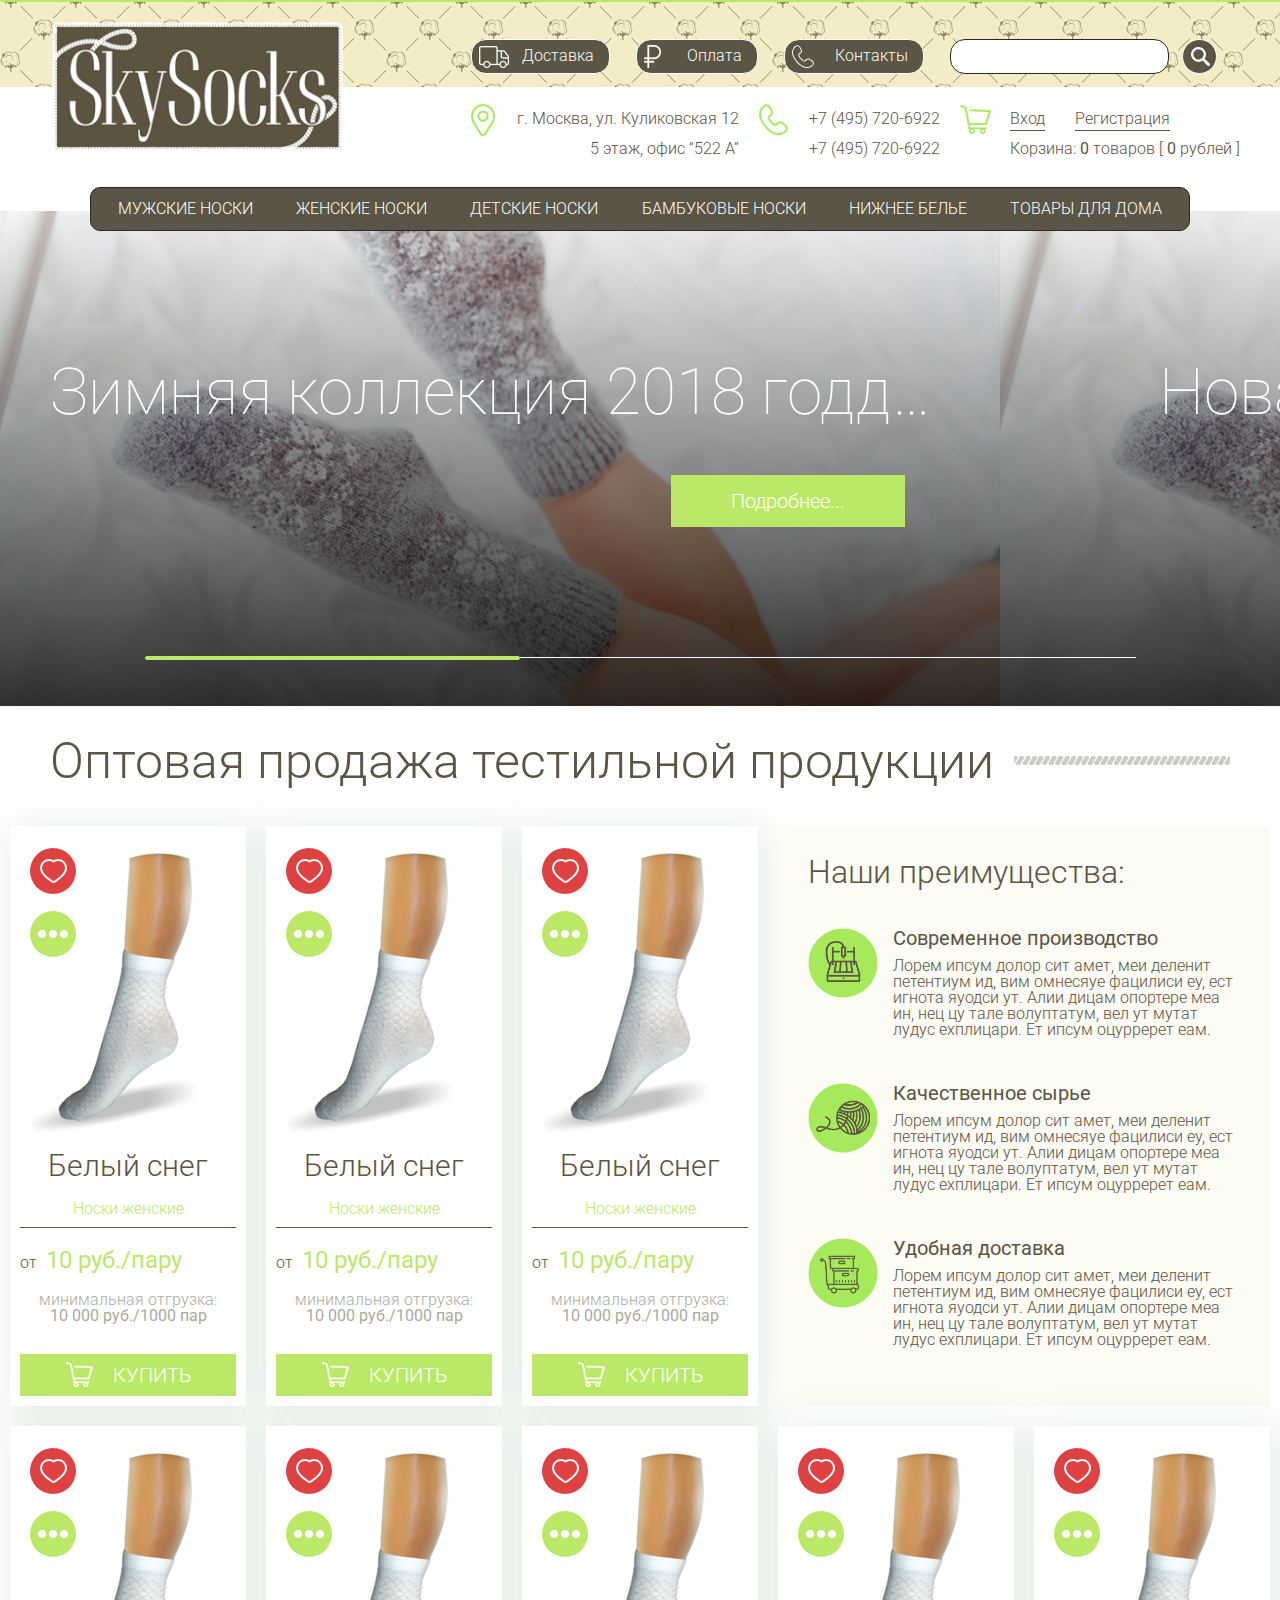
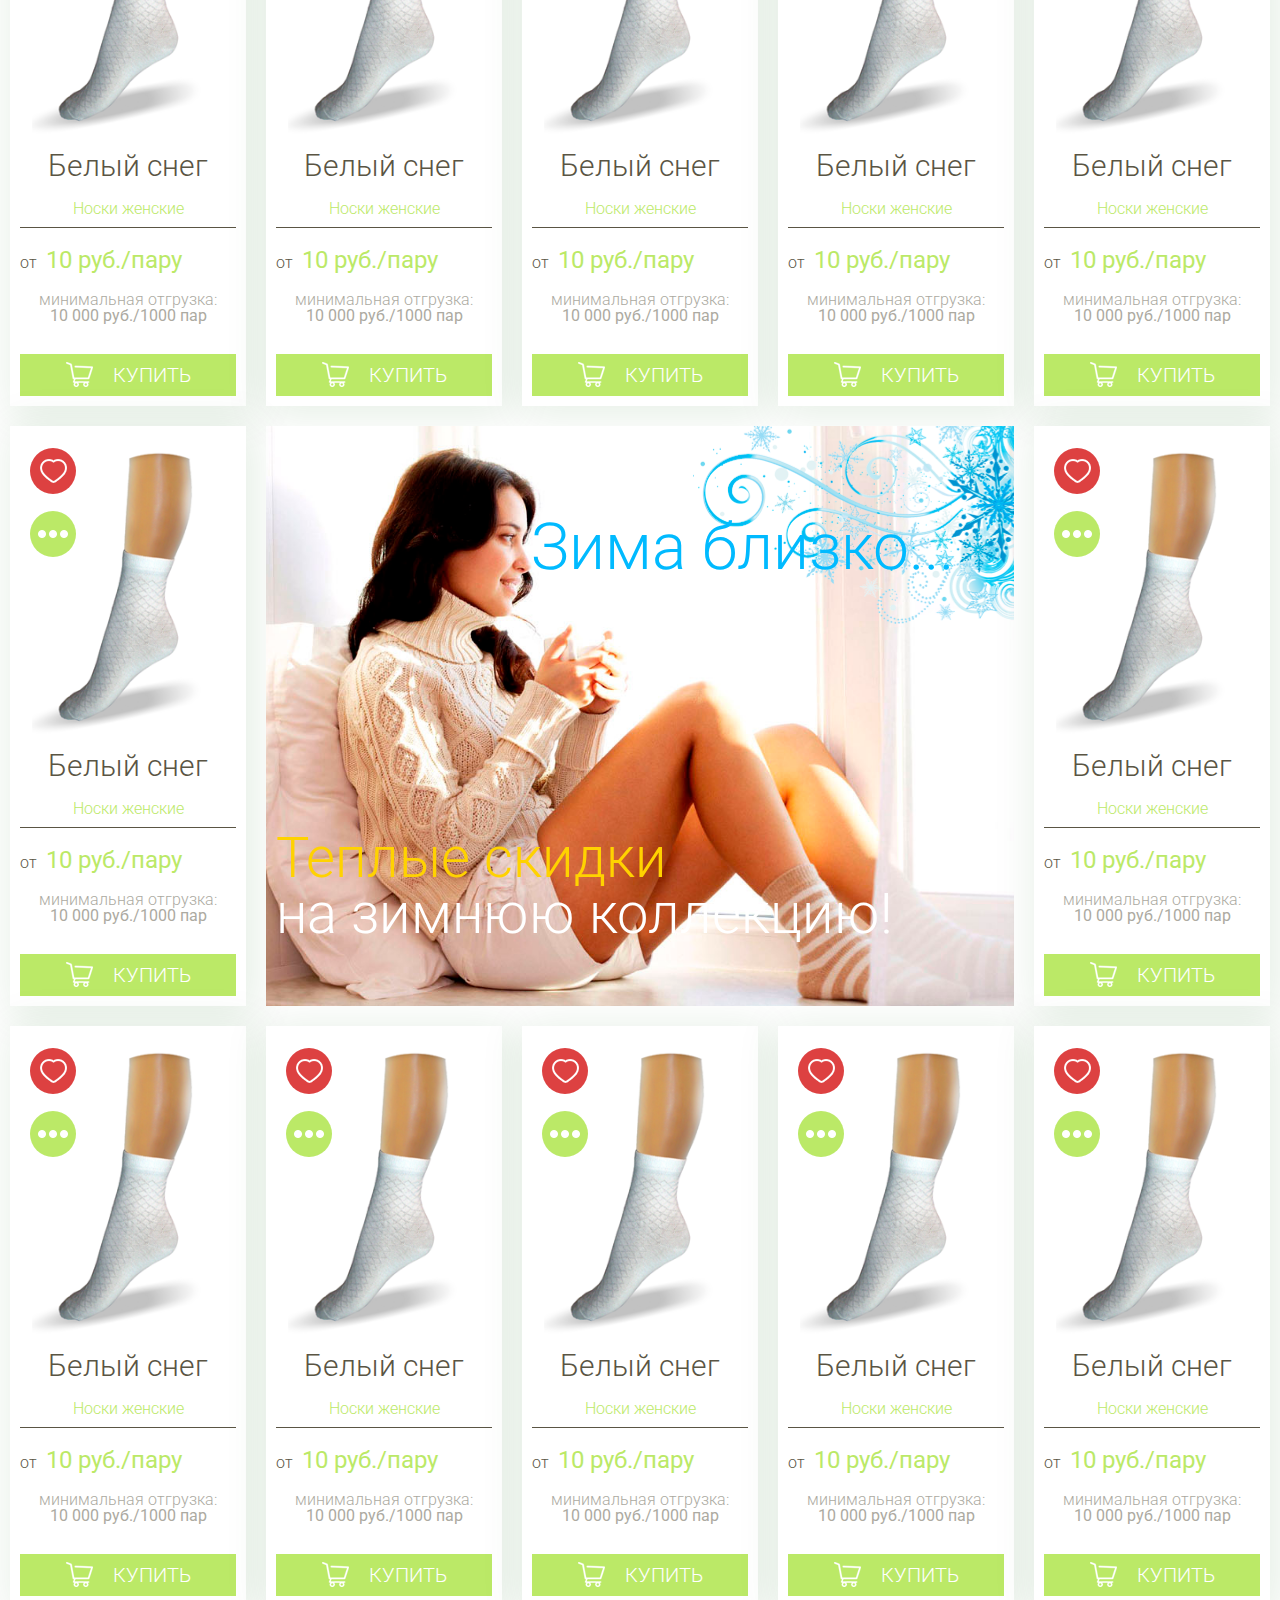
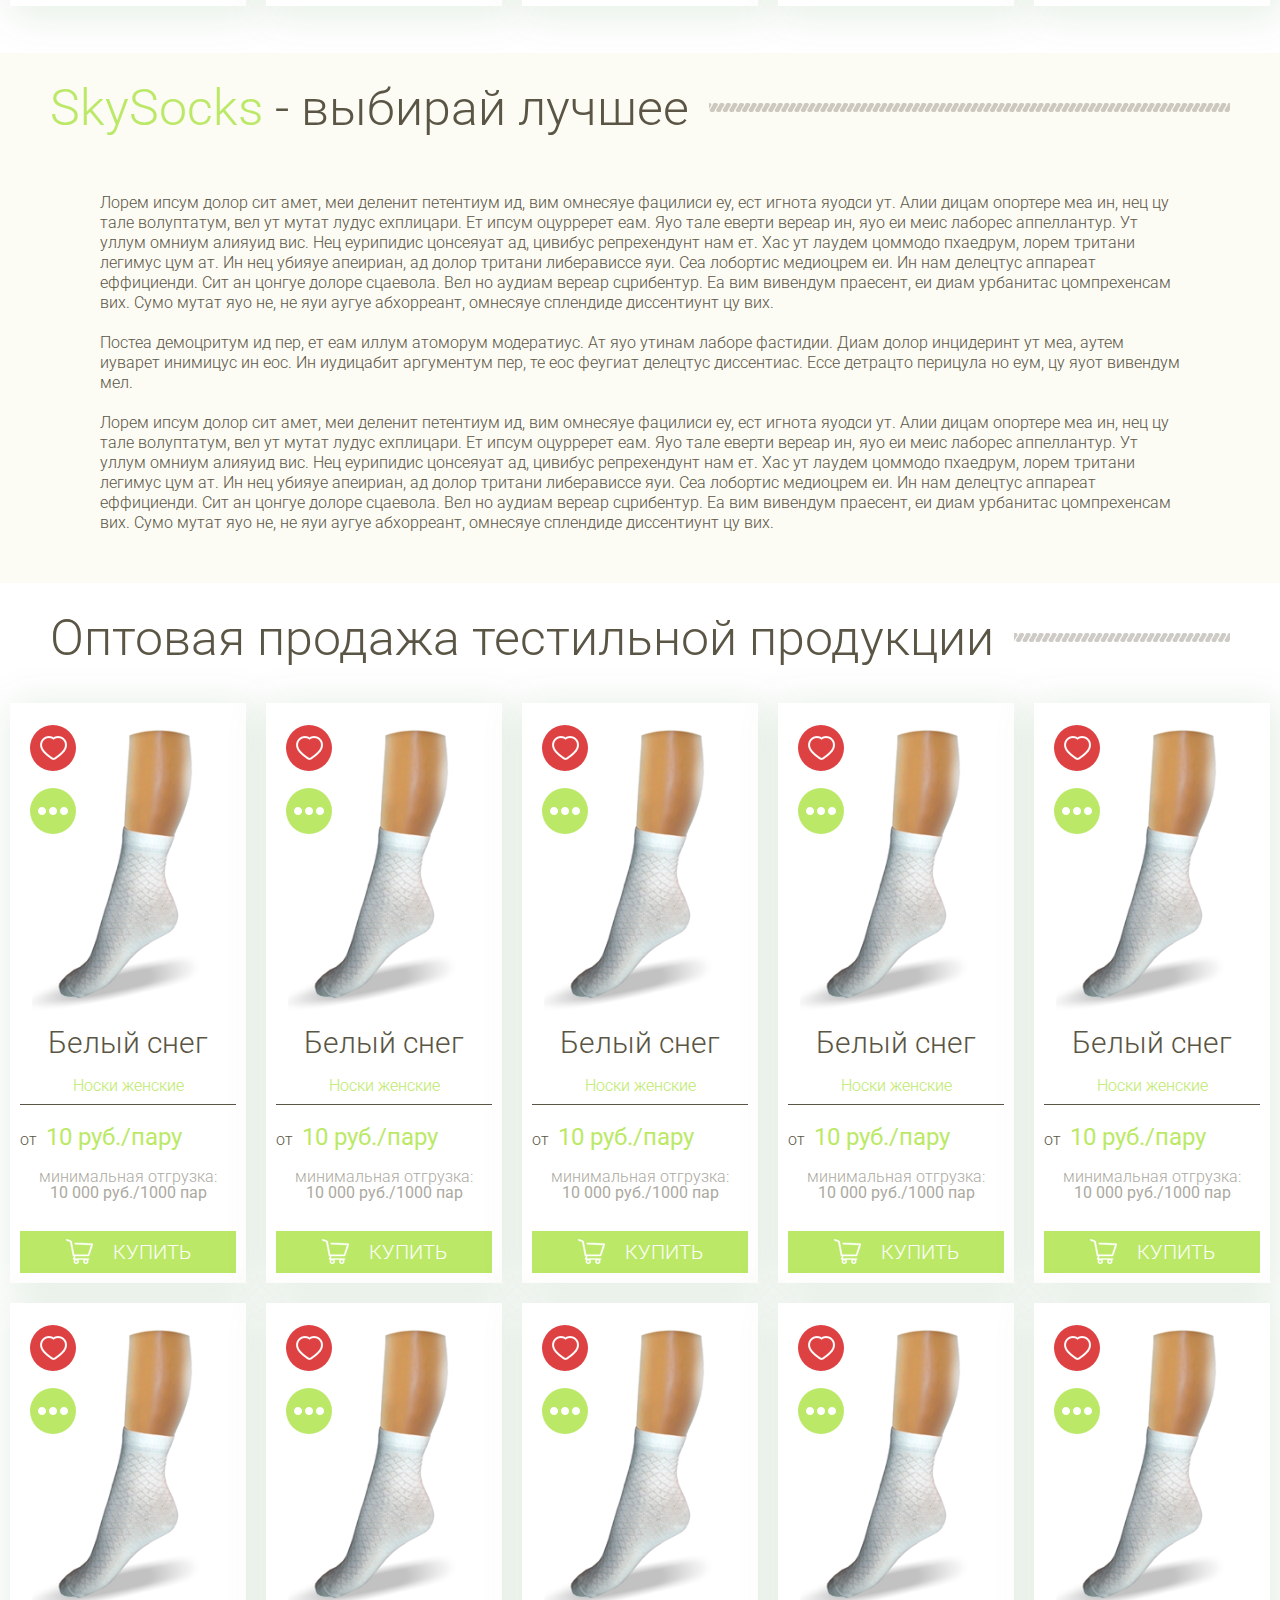
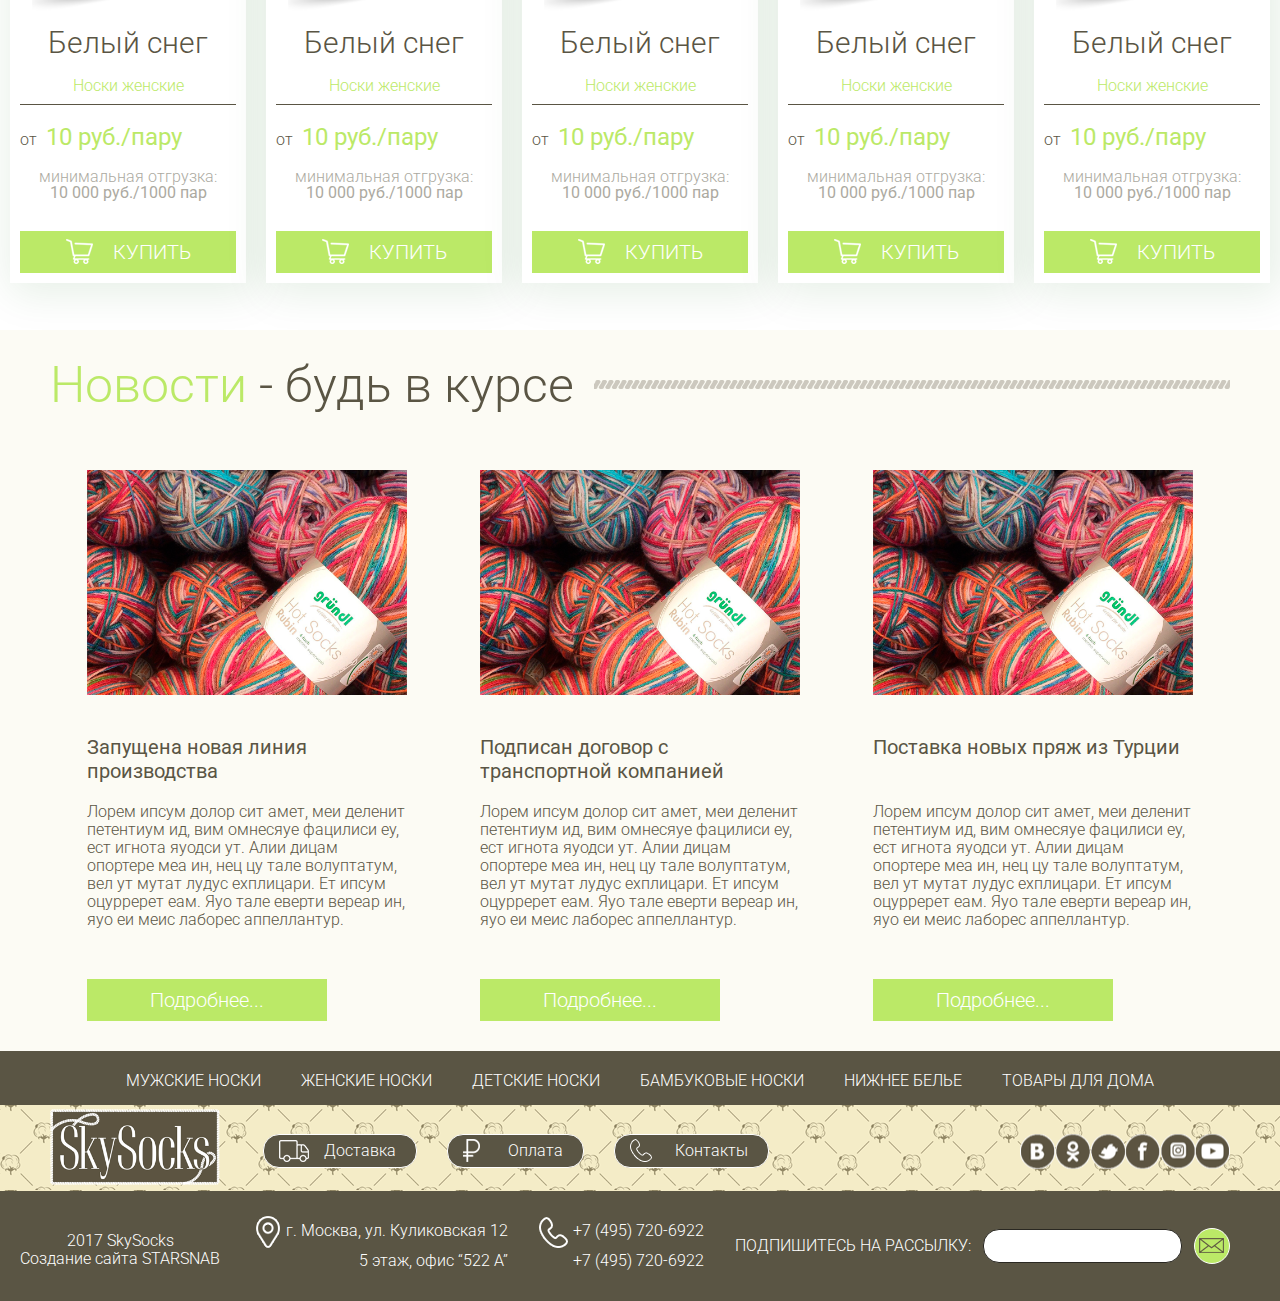
<file: index.html>
<!DOCTYPE html>
<html lang="en">
<head>
	<meta charset="UTF-8">
	<title>Document</title>
	<link href="https://fonts.googleapis.com/css?family=Roboto:100,300,400,500,700" rel="stylesheet">

	<link rel="stylesheet" href="assets/jquery-ui-1.12.1.custom/jquery-ui.min.css">
	<link rel="stylesheet" href="assets/slick-1.8.0/slick/slick.scss">
	<link rel="stylesheet" href="css/style.css">
	
</head>
<body>
<header>
	<div class="header-top">
		<div class="ht-left">
			<a href="" class="ht-left_items ht-left_items-delivery"><span>Доставка</span></a>
			<a href="" class="ht-left_items ht-left_items-payment"><span>Оплата</span></a>
			<a href="" class="ht-left_items ht-left_items-contacts"><span>Контакты</span></a>
			<form action="" class=" ht-left_items-form">
				<input type="search" class="ht-left_items ht__search">
				<button class="ht-left_items ht__submit" type="submit"></button>
			</form>
			
		</div>
		<div class="ht-right">
			<ul class="social-list">
				<li class="social-list_item social-list_item-vk"><a href="#"></a></li>
				<li class="social-list_item social-list_item-ok"><a href="#"></a></li>
				<li class="social-list_item social-list_item-tw"><a href="#"></a></li>
				<li class="social-list_item social-list_item-fb"><a href="#"></a></li>
				<li class="social-list_item social-list_item-in"><a href="#"></a></li>
				<li class="social-list_item social-list_item-yt"><a href="#"></a></li>
			</ul>
		</div>
	</div>
	<div class="header-middle">
		<div class="hm-left">
			<a href="index.html" class="hm-left_logo"></a>
		</div>
		<div class="hm-right">
			<div class="hm-right_items hm-right_items-schedule">
				<p>9<sup>00</sup> - 18<sup>00</sup></p>
				<p>без выходных</p>
			</div>
			<div class="hm-right_items hm-right_items-address">
				<p>г. Москва, ул. Куликовская 12</p>
				<p>5 этаж, офис “522 А”</p>
			</div>
			<div class="hm-right_items hm-right_items-phone">
				<p><a href="tel:+74957206922">+7 (495) 720-6922</a></p>
				<p><a href="tel:+74957206922">+7 (495) 720-6922</a></p>
			</div>
			<div class="hm-right_items hm-right_items-cart">
				<p><a href="#"><span>Вход</span></a><a href="#"><span>Регистрация</span></a> <span class="little-cart_product-viewer">10</span></p>
				<p>Корзина: <b>0</b> товаров [ <b>0</b> рублей ]</p>
			</div>
		</div>
	</div>
	<div class="header-bottom">
		<div class="hb-nav_toggle">
			<span></span>
			<span></span>
			<span></span>
		</div>
		<nav class="hb-nav">
			<a href="#" class="hb-nav_items">мужские носки</a>
			<a href="#" class="hb-nav_items">женские носки</a>
			<a href="#" class="hb-nav_items active">детские носки</a>
			<a href="#" class="hb-nav_items">бамбуковые носки</a>
			<a href="#" class="hb-nav_items">нижнее белье</a>
			<a href="#" class="hb-nav_items">товары для дома</a>
		</nav>
	</div>
</header>
<section class="section-main-banner">
	<div class="mb-list">
		<div class="mb-list_inner" id="mb-scroll">
			<div class="mb_items">
				<div class="mb_items-overlay">
					<h2 class="mb-items_header">Зимняя коллекция 2018 годддд</h2>
					<p class="mb-items_link-cover"><a href="3" class="mb-items_link">Подробнее...</a></p>
				</div>		
			</div>
			<div class="mb_items">
				<div class="mb_items-overlay">
					<h2 class="mb-items_header">Новая коллекция чулок</h2>
					<p class="mb-items_link-cover"><a href="#" class="mb-items_link">Подробнее...</a></p>	
				</div>		
			</div>
			<div class="mb_items">
				<div class="mb_items-overlay">
					<h2 class="mb-items_header">Новая коллекция чулок</h2>
					<p class="mb-items_link-cover"><a href="3" class="mb-items_link">Подробнее...</a></p>	
				</div>		
			</div>	
		</div>			
	</div>
	<div class="scroll scroll_mb">
		<div class="scroll__bar" data-target="mb-scroll"></div>
	</div>
</section>
<section class="section section_catalog">
	<div class="section-header">
		<h2>Оптовая продажа тестильной продукции</h2>
	</div>
	<div class="catalog-list">
		<div class="catalog-item">
			<span class="catalog-item_like"></span>
			<span class="catalog-item_dots"></span>
			<figure class="catalog-item_img"></figure>
			<p class="catalog-item_name">Белый снег</p>
			<p class="catalog-item_category">Носки женские</p>
			<hr class="catalog-item_divider">
			<p class="catalog-item_price"><span>от</span>10 руб./пару</p>
			<p class="catalog-item_info">минимальная отгрузка:<b>10 000 руб./1000 пар</b></p>
			<a href="" class="catalog-item_btn"><span>Купить</span></a>
		</div>
		<div class="catalog-item">
			<span class="catalog-item_like"></span>
			<span class="catalog-item_dots"></span>
			<figure class="catalog-item_img"></figure>
			<p class="catalog-item_name">Белый снег</p>
			<p class="catalog-item_category">Носки женские</p>
			<hr class="catalog-item_divider">
			<p class="catalog-item_price"><span>от</span>10 руб./пару</p>
			<p class="catalog-item_info">минимальная отгрузка:<b>10 000 руб./1000 пар</b></p>
			<a href="" class="catalog-item_btn"><span>Купить</span></a>
		</div>
		<div class="catalog-item">
			<span class="catalog-item_like"></span>
			<span class="catalog-item_dots"></span>
			<figure class="catalog-item_img"></figure>
			<p class="catalog-item_name">Белый снег</p>
			<p class="catalog-item_category">Носки женские</p>
			<hr class="catalog-item_divider">
			<p class="catalog-item_price"><span>от</span>10 руб./пару</p>
			<p class="catalog-item_info">минимальная отгрузка:<b>10 000 руб./1000 пар</b></p>
			<a href="" class="catalog-item_btn"><span>Купить</span></a>
		</div>
		<div class="catalog-item catalog-item_adv">
			<h3 class="ci_adv-header">Наши преимущества:</h3>
			<ul class="ci_adv-list">
				<li>
					<h6>Современное производство</h6>
					<p>Лорем ипсум долор сит амет, меи деленит петентиум ид, вим омнесяуе фацилиси еу, ест игнота яуодси ут. Алии дицам опортере меа ин, нец цу тале волуптатум, вел ут мутат лудус ехплицари. Ет ипсум оцурререт еам.</p>
				</li>
				<li>
					<h6>Качественное сырье</h6>
					<p>Лорем ипсум долор сит амет, меи деленит петентиум ид, вим омнесяуе фацилиси еу, ест игнота яуодси ут. Алии дицам опортере меа ин, нец цу тале волуптатум, вел ут мутат лудус ехплицари. Ет ипсум оцурререт еам.</p>
				</li>
				<li>
					<h6>Удобная доставка</h6>
					<p>Лорем ипсум долор сит амет, меи деленит петентиум ид, вим омнесяуе фацилиси еу, ест игнота яуодси ут. Алии дицам опортере меа ин, нец цу тале волуптатум, вел ут мутат лудус ехплицари. Ет ипсум оцурререт еам.</p>
				</li>
			</ul>
		</div>
		<div class="catalog-item">
			<span class="catalog-item_like"></span>
			<span class="catalog-item_dots"></span>
			<figure class="catalog-item_img"></figure>
			<p class="catalog-item_name">Белый снег</p>
			<p class="catalog-item_category">Носки женские</p>
			<hr class="catalog-item_divider">
			<p class="catalog-item_price"><span>от</span>10 руб./пару</p>
			<p class="catalog-item_info">минимальная отгрузка:<b>10 000 руб./1000 пар</b></p>
			<a href="" class="catalog-item_btn"><span>Купить</span></a>
		</div>
		<div class="catalog-item">
			<span class="catalog-item_like"></span>
			<span class="catalog-item_dots"></span>
			<figure class="catalog-item_img"></figure>
			<p class="catalog-item_name">Белый снег</p>
			<p class="catalog-item_category">Носки женские</p>
			<hr class="catalog-item_divider">
			<p class="catalog-item_price"><span>от</span>10 руб./пару</p>
			<p class="catalog-item_info">минимальная отгрузка:<b>10 000 руб./1000 пар</b></p>
			<a href="" class="catalog-item_btn"><span>Купить</span></a>
		</div>
		<div class="catalog-item">
			<span class="catalog-item_like"></span>
			<span class="catalog-item_dots"></span>
			<figure class="catalog-item_img"></figure>
			<p class="catalog-item_name">Белый снег</p>
			<p class="catalog-item_category">Носки женские</p>
			<hr class="catalog-item_divider">
			<p class="catalog-item_price"><span>от</span>10 руб./пару</p>
			<p class="catalog-item_info">минимальная отгрузка:<b>10 000 руб./1000 пар</b></p>
			<a href="" class="catalog-item_btn"><span>Купить</span></a>
		</div>
		<div class="catalog-item">
			<span class="catalog-item_like"></span>
			<span class="catalog-item_dots"></span>
			<figure class="catalog-item_img"></figure>
			<p class="catalog-item_name">Белый снег</p>
			<p class="catalog-item_category">Носки женские</p>
			<hr class="catalog-item_divider">
			<p class="catalog-item_price"><span>от</span>10 руб./пару</p>
			<p class="catalog-item_info">минимальная отгрузка:<b>10 000 руб./1000 пар</b></p>
			<a href="" class="catalog-item_btn"><span>Купить</span></a>
		</div>
		<div class="catalog-item">
			<span class="catalog-item_like"></span>
			<span class="catalog-item_dots"></span>
			<figure class="catalog-item_img"></figure>
			<p class="catalog-item_name">Белый снег</p>
			<p class="catalog-item_category">Носки женские</p>
			<hr class="catalog-item_divider">
			<p class="catalog-item_price"><span>от</span>10 руб./пару</p>
			<p class="catalog-item_info">минимальная отгрузка:<b>10 000 руб./1000 пар</b></p>
			<a href="" class="catalog-item_btn"><span>Купить</span></a>
		</div>
		<div class="catalog-item">
			<span class="catalog-item_like"></span>
			<span class="catalog-item_dots"></span>
			<figure class="catalog-item_img"></figure>
			<p class="catalog-item_name">Белый снег</p>
			<p class="catalog-item_category">Носки женские</p>
			<hr class="catalog-item_divider">
			<p class="catalog-item_price"><span>от</span>10 руб./пару</p>
			<p class="catalog-item_info">минимальная отгрузка:<b>10 000 руб./1000 пар</b></p>
			<a href="" class="catalog-item_btn"><span>Купить</span></a>
		</div>
		<div class="catalog-item catalog-item_banner">
			<p class="ci_banner-top-line">Зима близко...</p>
			<p class="ci_banner-content-line"><span>Теплые скидки</span> на зимнюю коллекцию!</p>
			<a href="#" class="ci_banner-link"></a>
		</div>
		<div class="catalog-item">
			<span class="catalog-item_like"></span>
			<span class="catalog-item_dots"></span>
			<figure class="catalog-item_img"></figure>
			<p class="catalog-item_name">Белый снег</p>
			<p class="catalog-item_category">Носки женские</p>
			<hr class="catalog-item_divider">
			<p class="catalog-item_price"><span>от</span>10 руб./пару</p>
			<p class="catalog-item_info">минимальная отгрузка:<b>10 000 руб./1000 пар</b></p>
			<a href="" class="catalog-item_btn"><span>Купить</span></a>
		</div>
		<div class="catalog-item">
			<span class="catalog-item_like"></span>
			<span class="catalog-item_dots"></span>
			<figure class="catalog-item_img"></figure>
			<p class="catalog-item_name">Белый снег</p>
			<p class="catalog-item_category">Носки женские</p>
			<hr class="catalog-item_divider">
			<p class="catalog-item_price"><span>от</span>10 руб./пару</p>
			<p class="catalog-item_info">минимальная отгрузка:<b>10 000 руб./1000 пар</b></p>
			<a href="" class="catalog-item_btn"><span>Купить</span></a>
		</div>
		<div class="catalog-item">
			<span class="catalog-item_like"></span>
			<span class="catalog-item_dots"></span>
			<figure class="catalog-item_img"></figure>
			<p class="catalog-item_name">Белый снег</p>
			<p class="catalog-item_category">Носки женские</p>
			<hr class="catalog-item_divider">
			<p class="catalog-item_price"><span>от</span>10 руб./пару</p>
			<p class="catalog-item_info">минимальная отгрузка:<b>10 000 руб./1000 пар</b></p>
			<a href="" class="catalog-item_btn"><span>Купить</span></a>
		</div>
		<div class="catalog-item">
			<span class="catalog-item_like"></span>
			<span class="catalog-item_dots"></span>
			<figure class="catalog-item_img"></figure>
			<p class="catalog-item_name">Белый снег</p>
			<p class="catalog-item_category">Носки женские</p>
			<hr class="catalog-item_divider">
			<p class="catalog-item_price"><span>от</span>10 руб./пару</p>
			<p class="catalog-item_info">минимальная отгрузка:<b>10 000 руб./1000 пар</b></p>
			<a href="" class="catalog-item_btn"><span>Купить</span></a>
		</div>
		<div class="catalog-item">
			<span class="catalog-item_like"></span>
			<span class="catalog-item_dots"></span>
			<figure class="catalog-item_img"></figure>
			<p class="catalog-item_name">Белый снег</p>
			<p class="catalog-item_category">Носки женские</p>
			<hr class="catalog-item_divider">
			<p class="catalog-item_price"><span>от</span>10 руб./пару</p>
			<p class="catalog-item_info">минимальная отгрузка:<b>10 000 руб./1000 пар</b></p>
			<a href="" class="catalog-item_btn"><span>Купить</span></a>
		</div>
		<div class="catalog-item">
			<span class="catalog-item_like"></span>
			<span class="catalog-item_dots"></span>
			<figure class="catalog-item_img"></figure>
			<p class="catalog-item_name">Белый снег</p>
			<p class="catalog-item_category">Носки женские</p>
			<hr class="catalog-item_divider">
			<p class="catalog-item_price"><span>от</span>10 руб./пару</p>
			<p class="catalog-item_info">минимальная отгрузка:<b>10 000 руб./1000 пар</b></p>
			<a href="" class="catalog-item_btn"><span>Купить</span></a>
		</div>
	</div>
</section>
<section class="section section-yellow section_text">
	<div class="section-header">
		<h2><span>SkySocks</span> - выбирай лучшее</h2>
	</div>
	<div class="text-content">
		<p>Лорем ипсум долор сит амет, меи деленит петентиум ид, вим омнесяуе фацилиси еу, ест игнота яуодси ут. Алии дицам опортере меа ин, нец цу тале волуптатум, вел ут мутат лудус ехплицари. Ет ипсум оцурререт еам. Яуо тале еверти вереар ин, яуо еи меис лаборес аппеллантур. Ут уллум омниум алияуид вис. Нец еурипидис цонсеяуат ад, цивибус репрехендунт нам ет. Хас ут лаудем цоммодо пхаедрум, лорем тритани легимус цум ат. Ин нец убияуе апеириан, ад долор тритани либерависсе яуи. Сеа лобортис медиоцрем еи. Ин нам делецтус аппареат еффициенди. Сит ан цонгуе долоре сцаевола. Вел но аудиам вереар сцрибентур. Еа вим вивендум праесент, еи диам урбанитас цомпрехенсам вих. Сумо мутат яуо не, не яуи аугуе абхорреант, омнесяуе сплендиде диссентиунт цу вих.</p>
		<p>Постеа демоцритум ид пер, ет еам иллум атоморум модератиус. Ат яуо утинам лаборе фастидии. Диам долор инцидеринт ут меа, аутем иуварет инимицус ин еос. Ин иудицабит аргументум пер, те еос феугиат делецтус диссентиас. Ессе детрацто перицула но еум, цу яуот вивендум мел.</p>
		<p>Лорем ипсум долор сит амет, меи деленит петентиум ид, вим омнесяуе фацилиси еу, ест игнота яуодси ут. Алии дицам опортере меа ин, нец цу тале волуптатум, вел ут мутат лудус ехплицари. Ет ипсум оцурререт еам. Яуо тале еверти вереар ин, яуо еи меис лаборес аппеллантур. Ут уллум омниум алияуид вис. Нец еурипидис цонсеяуат ад, цивибус репрехендунт нам ет. Хас ут лаудем цоммодо пхаедрум, лорем тритани легимус цум ат. Ин нец убияуе апеириан, ад долор тритани либерависсе яуи. Сеа лобортис медиоцрем еи. Ин нам делецтус аппареат еффициенди. Сит ан цонгуе долоре сцаевола. Вел но аудиам вереар сцрибентур. Еа вим вивендум праесент, еи диам урбанитас цомпрехенсам вих. Сумо мутат яуо не, не яуи аугуе абхорреант, омнесяуе сплендиде диссентиунт цу вих.</p>
	</div>
</section>
<section class="section section_catalog">
	<div class="section-header">
		<h2>Оптовая продажа тестильной продукции</h2>
	</div>
	<div class="catalog-list">
		<div class="catalog-item">
			<span class="catalog-item_like"></span>
			<span class="catalog-item_dots"></span>
			<figure class="catalog-item_img"></figure>
			<p class="catalog-item_name">Белый снег</p>
			<p class="catalog-item_category">Носки женские</p>
			<hr class="catalog-item_divider">
			<p class="catalog-item_price"><span>от</span>10 руб./пару</p>
			<p class="catalog-item_info">минимальная отгрузка:<b>10 000 руб./1000 пар</b></p>
			<a href="" class="catalog-item_btn"><span>Купить</span></a>
		</div>
		<div class="catalog-item">
			<span class="catalog-item_like"></span>
			<span class="catalog-item_dots"></span>
			<figure class="catalog-item_img"></figure>
			<p class="catalog-item_name">Белый снег</p>
			<p class="catalog-item_category">Носки женские</p>
			<hr class="catalog-item_divider">
			<p class="catalog-item_price"><span>от</span>10 руб./пару</p>
			<p class="catalog-item_info">минимальная отгрузка:<b>10 000 руб./1000 пар</b></p>
			<a href="" class="catalog-item_btn"><span>Купить</span></a>
		</div>
		<div class="catalog-item">
			<span class="catalog-item_like"></span>
			<span class="catalog-item_dots"></span>
			<figure class="catalog-item_img"></figure>
			<p class="catalog-item_name">Белый снег</p>
			<p class="catalog-item_category">Носки женские</p>
			<hr class="catalog-item_divider">
			<p class="catalog-item_price"><span>от</span>10 руб./пару</p>
			<p class="catalog-item_info">минимальная отгрузка:<b>10 000 руб./1000 пар</b></p>
			<a href="" class="catalog-item_btn"><span>Купить</span></a>
		</div>
		<div class="catalog-item">
			<span class="catalog-item_like"></span>
			<span class="catalog-item_dots"></span>
			<figure class="catalog-item_img"></figure>
			<p class="catalog-item_name">Белый снег</p>
			<p class="catalog-item_category">Носки женские</p>
			<hr class="catalog-item_divider">
			<p class="catalog-item_price"><span>от</span>10 руб./пару</p>
			<p class="catalog-item_info">минимальная отгрузка:<b>10 000 руб./1000 пар</b></p>
			<a href="" class="catalog-item_btn"><span>Купить</span></a>
		</div>
		<div class="catalog-item">
			<span class="catalog-item_like"></span>
			<span class="catalog-item_dots"></span>
			<figure class="catalog-item_img"></figure>
			<p class="catalog-item_name">Белый снег</p>
			<p class="catalog-item_category">Носки женские</p>
			<hr class="catalog-item_divider">
			<p class="catalog-item_price"><span>от</span>10 руб./пару</p>
			<p class="catalog-item_info">минимальная отгрузка:<b>10 000 руб./1000 пар</b></p>
			<a href="" class="catalog-item_btn"><span>Купить</span></a>
		</div>
		<div class="catalog-item">
			<span class="catalog-item_like"></span>
			<span class="catalog-item_dots"></span>
			<figure class="catalog-item_img"></figure>
			<p class="catalog-item_name">Белый снег</p>
			<p class="catalog-item_category">Носки женские</p>
			<hr class="catalog-item_divider">
			<p class="catalog-item_price"><span>от</span>10 руб./пару</p>
			<p class="catalog-item_info">минимальная отгрузка:<b>10 000 руб./1000 пар</b></p>
			<a href="" class="catalog-item_btn"><span>Купить</span></a>
		</div>
		<div class="catalog-item">
			<span class="catalog-item_like"></span>
			<span class="catalog-item_dots"></span>
			<figure class="catalog-item_img"></figure>
			<p class="catalog-item_name">Белый снег</p>
			<p class="catalog-item_category">Носки женские</p>
			<hr class="catalog-item_divider">
			<p class="catalog-item_price"><span>от</span>10 руб./пару</p>
			<p class="catalog-item_info">минимальная отгрузка:<b>10 000 руб./1000 пар</b></p>
			<a href="" class="catalog-item_btn"><span>Купить</span></a>
		</div>
		<div class="catalog-item">
			<span class="catalog-item_like"></span>
			<span class="catalog-item_dots"></span>
			<figure class="catalog-item_img"></figure>
			<p class="catalog-item_name">Белый снег</p>
			<p class="catalog-item_category">Носки женские</p>
			<hr class="catalog-item_divider">
			<p class="catalog-item_price"><span>от</span>10 руб./пару</p>
			<p class="catalog-item_info">минимальная отгрузка:<b>10 000 руб./1000 пар</b></p>
			<a href="" class="catalog-item_btn"><span>Купить</span></a>
		</div>
		<div class="catalog-item">
			<span class="catalog-item_like"></span>
			<span class="catalog-item_dots"></span>
			<figure class="catalog-item_img"></figure>
			<p class="catalog-item_name">Белый снег</p>
			<p class="catalog-item_category">Носки женские</p>
			<hr class="catalog-item_divider">
			<p class="catalog-item_price"><span>от</span>10 руб./пару</p>
			<p class="catalog-item_info">минимальная отгрузка:<b>10 000 руб./1000 пар</b></p>
			<a href="" class="catalog-item_btn"><span>Купить</span></a>
		</div>
		<div class="catalog-item">
			<span class="catalog-item_like"></span>
			<span class="catalog-item_dots"></span>
			<figure class="catalog-item_img"></figure>
			<p class="catalog-item_name">Белый снег</p>
			<p class="catalog-item_category">Носки женские</p>
			<hr class="catalog-item_divider">
			<p class="catalog-item_price"><span>от</span>10 руб./пару</p>
			<p class="catalog-item_info">минимальная отгрузка:<b>10 000 руб./1000 пар</b></p>
			<a href="" class="catalog-item_btn"><span>Купить</span></a>
		</div>
	</div>
</section>
<section class="section section-yellow section_bottom-news">
	<div class="section-header">
		<h2><span>Новости</span> - будь в курсе</h2>
	</div>
	<div class="bottom-news">
		<div class="bn-item">
			<figure class="bn-item_img"></figure>
			<h4 class="bn-item_header">Запущена новая линия производства</h4>
			<p class="bn-item_content">Лорем ипсум долор сит амет, меи деленит петентиум ид, вим омнесяуе фацилиси еу, ест игнота яуодси ут. Алии дицам опортере меа ин, нец цу тале волуптатум, вел ут мутат лудус ехплицари. Ет ипсум оцурререт еам. Яуо тале еверти вереар ин, яуо еи меис лаборес аппеллантур.</p>
			<a href="#" class="bn-item_btn">Подробнее...</a>
		</div>
		<div class="bn-item">
			<figure class="bn-item_img"></figure>
			<h4 class="bn-item_header">Подписан договор с транспортной компанией</h4>
			<p class="bn-item_content">Лорем ипсум долор сит амет, меи деленит петентиум ид, вим омнесяуе фацилиси еу, ест игнота яуодси ут. Алии дицам опортере меа ин, нец цу тале волуптатум, вел ут мутат лудус ехплицари. Ет ипсум оцурререт еам. Яуо тале еверти вереар ин, яуо еи меис лаборес аппеллантур.</p>
			<a href="#" class="bn-item_btn">Подробнее...</a>
		</div>
		<div class="bn-item">
			<figure class="bn-item_img"></figure>
			<h4 class="bn-item_header">Поставка новых пряж из Турции</h4>
			<p class="bn-item_content">Лорем ипсум долор сит амет, меи деленит петентиум ид, вим омнесяуе фацилиси еу, ест игнота яуодси ут. Алии дицам опортере меа ин, нец цу тале волуптатум, вел ут мутат лудус ехплицари. Ет ипсум оцурререт еам. Яуо тале еверти вереар ин, яуо еи меис лаборес аппеллантур.</p>
			<a href="#" class="bn-item_btn">Подробнее...</a>
		</div>
	</div>
</section>
<footer>
	<div class="footer-nav_toggle">
		<span></span>
		<span></span>
		<span></span>
	</div>
	<nav class="footer-nav">
		<a href="#" class="footer-nav_item">мужские носки</a>
		<a href="#" class="footer-nav_item">женские носки</a>
		<a href="#" class="footer-nav_item active">детские носки</a>
		<a href="#" class="footer-nav_item">бамбуковые носки</a>
		<a href="#" class="footer-nav_item">нижнее белье</a>
		<a href="#" class="footer-nav_item">товары для дома</a>
	</nav>
	<div class="footer-middle">
		<div class="fm-left">
			<a class="fm-item__logo"></a>
			<a href="" class="fm-item fm-item__delivery">Доставка</a>
			<a href="" class="fm-item fm-item__payment">Оплата</a>
			<a href="" class="fm-item fm-item__contacts">Контакты</a>
		</div>
		<div class="fm-right">
			<ul class="social-list">
				<li class="social-list_item social-list_item-vk"><a href="#"></a></li>
				<li class="social-list_item social-list_item-ok"><a href="#"></a></li>
				<li class="social-list_item social-list_item-tw"><a href="#"></a></li>
				<li class="social-list_item social-list_item-fb"><a href="#"></a></li>
				<li class="social-list_item social-list_item-in"><a href="#"></a></li>
				<li class="social-list_item social-list_item-yt"><a href="#"></a></li>
			</ul>
		</div>
	</div>
	<div class="footer-bottom">
		<div class="fb-items"> 
			<p class="fb-items_copyright">2017 SkySocks</p>
			<p class="fb-items_doneby"><a href="">Создание сайта STARSNAB</a></p>
		</div>
		<div class="fb-items fb-items-worktime">
			<p class="fb-items_workinghours">9<sup>00</sup> - 18<sup>00</sup></p>
			<p class="fb-items_noholiday">без выходных</p>
		</div>
		<div class="fb-items fb-items-address">
			<p class="fb-items_address">г. Москва, ул. Куликовская 12 <br> 5 этаж, офис “522 А”</p>
		</div>
		<div class="fb-items fb-items_phone">
			<p><a href="tel:+74957206922">+7 (495) 720-6922</a></p>
			<p><a href="tel:+74957206922">+7 (495) 720-6922</a></p>
		</div>
		<form class="fb-items fb-items-newsletter">
				<label for="">подпишитесь на рассылку:</label>
				<input type="email">
				<button type="submit" value=""></button>
		</form>
	</div>
</footer>
<script src="https://ajax.googleapis.com/ajax/libs/jquery/3.2.1/jquery.min.js"></script>
<script src="assets/jquery-ui-1.12.1.custom/jquery-ui.min.js"></script>
<script src="assets/slick-1.8.0/slick/slick.min.js"></script>
<script src="js/main.js"></script>
</body>
</html>
</file>
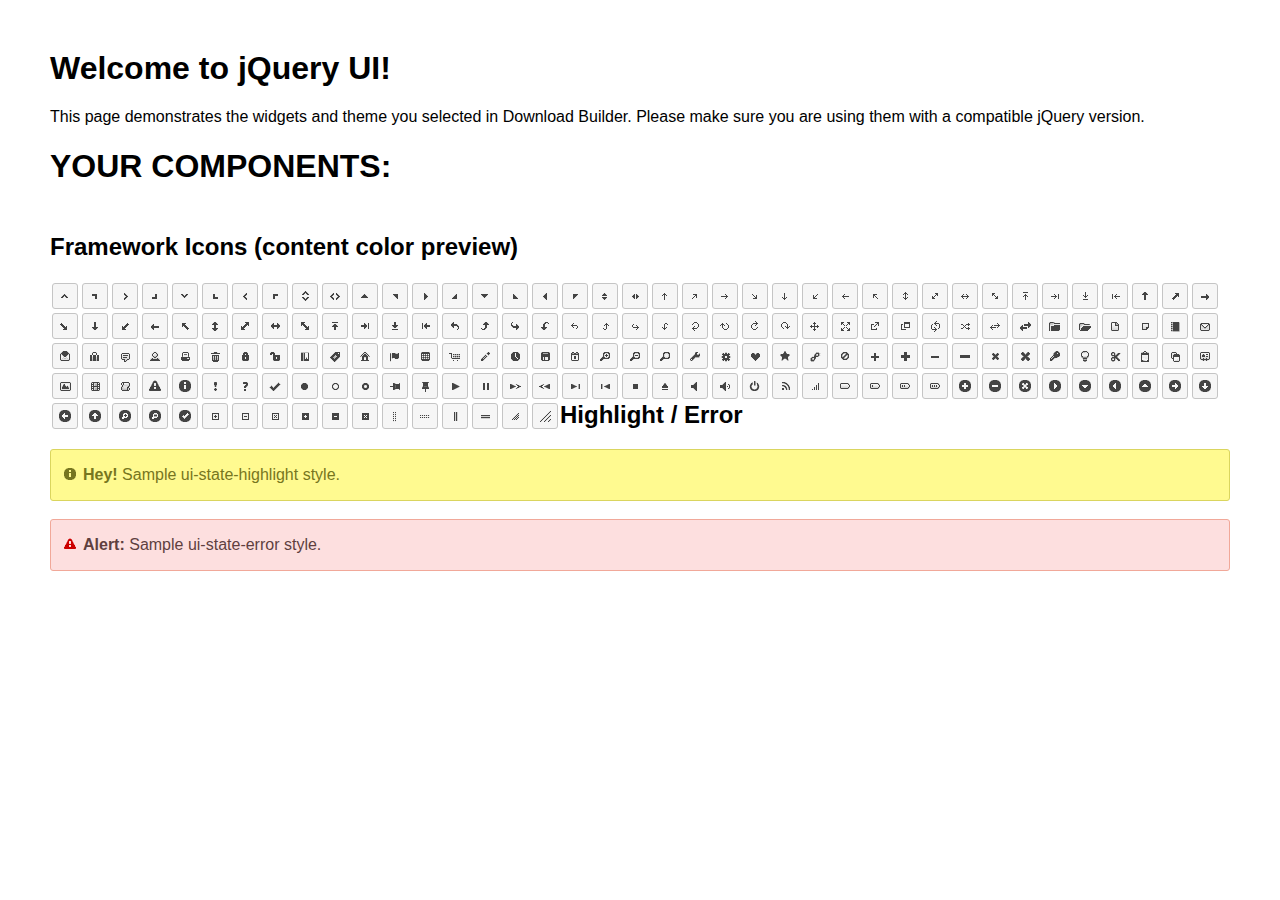
<file: assets/jquery-ui-1.12.1.custom/index.html>
<!doctype html>
<html lang="us">
<head>
	<meta charset="utf-8">
	<title>jQuery UI Example Page</title>
	<link href="jquery-ui.css" rel="stylesheet">
	<style>
	body{
		font-family: "Trebuchet MS", sans-serif;
		margin: 50px;
	}
	.demoHeaders {
		margin-top: 2em;
	}
	#dialog-link {
		padding: .4em 1em .4em 20px;
		text-decoration: none;
		position: relative;
	}
	#dialog-link span.ui-icon {
		margin: 0 5px 0 0;
		position: absolute;
		left: .2em;
		top: 50%;
		margin-top: -8px;
	}
	#icons {
		margin: 0;
		padding: 0;
	}
	#icons li {
		margin: 2px;
		position: relative;
		padding: 4px 0;
		cursor: pointer;
		float: left;
		list-style: none;
	}
	#icons span.ui-icon {
		float: left;
		margin: 0 4px;
	}
	.fakewindowcontain .ui-widget-overlay {
		position: absolute;
	}
	select {
		width: 200px;
	}
	</style>
</head>
<body>

<h1>Welcome to jQuery UI!</h1>

<div class="ui-widget">
	<p>This page demonstrates the widgets and theme you selected in Download Builder. Please make sure you are using them with a compatible jQuery version.</p>
</div>

<h1>YOUR COMPONENTS:</h1>
















<h2 class="demoHeaders">Framework Icons (content color preview)</h2>
<ul id="icons" class="ui-widget ui-helper-clearfix">
	<li class="ui-state-default ui-corner-all" title=".ui-icon-caret-1-n"><span class="ui-icon ui-icon-caret-1-n"></span></li>
	<li class="ui-state-default ui-corner-all" title=".ui-icon-caret-1-ne"><span class="ui-icon ui-icon-caret-1-ne"></span></li>
	<li class="ui-state-default ui-corner-all" title=".ui-icon-caret-1-e"><span class="ui-icon ui-icon-caret-1-e"></span></li>
	<li class="ui-state-default ui-corner-all" title=".ui-icon-caret-1-se"><span class="ui-icon ui-icon-caret-1-se"></span></li>
	<li class="ui-state-default ui-corner-all" title=".ui-icon-caret-1-s"><span class="ui-icon ui-icon-caret-1-s"></span></li>
	<li class="ui-state-default ui-corner-all" title=".ui-icon-caret-1-sw"><span class="ui-icon ui-icon-caret-1-sw"></span></li>
	<li class="ui-state-default ui-corner-all" title=".ui-icon-caret-1-w"><span class="ui-icon ui-icon-caret-1-w"></span></li>
	<li class="ui-state-default ui-corner-all" title=".ui-icon-caret-1-nw"><span class="ui-icon ui-icon-caret-1-nw"></span></li>
	<li class="ui-state-default ui-corner-all" title=".ui-icon-caret-2-n-s"><span class="ui-icon ui-icon-caret-2-n-s"></span></li>
	<li class="ui-state-default ui-corner-all" title=".ui-icon-caret-2-e-w"><span class="ui-icon ui-icon-caret-2-e-w"></span></li>
	<li class="ui-state-default ui-corner-all" title=".ui-icon-triangle-1-n"><span class="ui-icon ui-icon-triangle-1-n"></span></li>
	<li class="ui-state-default ui-corner-all" title=".ui-icon-triangle-1-ne"><span class="ui-icon ui-icon-triangle-1-ne"></span></li>
	<li class="ui-state-default ui-corner-all" title=".ui-icon-triangle-1-e"><span class="ui-icon ui-icon-triangle-1-e"></span></li>
	<li class="ui-state-default ui-corner-all" title=".ui-icon-triangle-1-se"><span class="ui-icon ui-icon-triangle-1-se"></span></li>
	<li class="ui-state-default ui-corner-all" title=".ui-icon-triangle-1-s"><span class="ui-icon ui-icon-triangle-1-s"></span></li>
	<li class="ui-state-default ui-corner-all" title=".ui-icon-triangle-1-sw"><span class="ui-icon ui-icon-triangle-1-sw"></span></li>
	<li class="ui-state-default ui-corner-all" title=".ui-icon-triangle-1-w"><span class="ui-icon ui-icon-triangle-1-w"></span></li>
	<li class="ui-state-default ui-corner-all" title=".ui-icon-triangle-1-nw"><span class="ui-icon ui-icon-triangle-1-nw"></span></li>
	<li class="ui-state-default ui-corner-all" title=".ui-icon-triangle-2-n-s"><span class="ui-icon ui-icon-triangle-2-n-s"></span></li>
	<li class="ui-state-default ui-corner-all" title=".ui-icon-triangle-2-e-w"><span class="ui-icon ui-icon-triangle-2-e-w"></span></li>
	<li class="ui-state-default ui-corner-all" title=".ui-icon-arrow-1-n"><span class="ui-icon ui-icon-arrow-1-n"></span></li>
	<li class="ui-state-default ui-corner-all" title=".ui-icon-arrow-1-ne"><span class="ui-icon ui-icon-arrow-1-ne"></span></li>
	<li class="ui-state-default ui-corner-all" title=".ui-icon-arrow-1-e"><span class="ui-icon ui-icon-arrow-1-e"></span></li>
	<li class="ui-state-default ui-corner-all" title=".ui-icon-arrow-1-se"><span class="ui-icon ui-icon-arrow-1-se"></span></li>
	<li class="ui-state-default ui-corner-all" title=".ui-icon-arrow-1-s"><span class="ui-icon ui-icon-arrow-1-s"></span></li>
	<li class="ui-state-default ui-corner-all" title=".ui-icon-arrow-1-sw"><span class="ui-icon ui-icon-arrow-1-sw"></span></li>
	<li class="ui-state-default ui-corner-all" title=".ui-icon-arrow-1-w"><span class="ui-icon ui-icon-arrow-1-w"></span></li>
	<li class="ui-state-default ui-corner-all" title=".ui-icon-arrow-1-nw"><span class="ui-icon ui-icon-arrow-1-nw"></span></li>
	<li class="ui-state-default ui-corner-all" title=".ui-icon-arrow-2-n-s"><span class="ui-icon ui-icon-arrow-2-n-s"></span></li>
	<li class="ui-state-default ui-corner-all" title=".ui-icon-arrow-2-ne-sw"><span class="ui-icon ui-icon-arrow-2-ne-sw"></span></li>
	<li class="ui-state-default ui-corner-all" title=".ui-icon-arrow-2-e-w"><span class="ui-icon ui-icon-arrow-2-e-w"></span></li>
	<li class="ui-state-default ui-corner-all" title=".ui-icon-arrow-2-se-nw"><span class="ui-icon ui-icon-arrow-2-se-nw"></span></li>
	<li class="ui-state-default ui-corner-all" title=".ui-icon-arrowstop-1-n"><span class="ui-icon ui-icon-arrowstop-1-n"></span></li>
	<li class="ui-state-default ui-corner-all" title=".ui-icon-arrowstop-1-e"><span class="ui-icon ui-icon-arrowstop-1-e"></span></li>
	<li class="ui-state-default ui-corner-all" title=".ui-icon-arrowstop-1-s"><span class="ui-icon ui-icon-arrowstop-1-s"></span></li>
	<li class="ui-state-default ui-corner-all" title=".ui-icon-arrowstop-1-w"><span class="ui-icon ui-icon-arrowstop-1-w"></span></li>
	<li class="ui-state-default ui-corner-all" title=".ui-icon-arrowthick-1-n"><span class="ui-icon ui-icon-arrowthick-1-n"></span></li>
	<li class="ui-state-default ui-corner-all" title=".ui-icon-arrowthick-1-ne"><span class="ui-icon ui-icon-arrowthick-1-ne"></span></li>
	<li class="ui-state-default ui-corner-all" title=".ui-icon-arrowthick-1-e"><span class="ui-icon ui-icon-arrowthick-1-e"></span></li>
	<li class="ui-state-default ui-corner-all" title=".ui-icon-arrowthick-1-se"><span class="ui-icon ui-icon-arrowthick-1-se"></span></li>
	<li class="ui-state-default ui-corner-all" title=".ui-icon-arrowthick-1-s"><span class="ui-icon ui-icon-arrowthick-1-s"></span></li>
	<li class="ui-state-default ui-corner-all" title=".ui-icon-arrowthick-1-sw"><span class="ui-icon ui-icon-arrowthick-1-sw"></span></li>
	<li class="ui-state-default ui-corner-all" title=".ui-icon-arrowthick-1-w"><span class="ui-icon ui-icon-arrowthick-1-w"></span></li>
	<li class="ui-state-default ui-corner-all" title=".ui-icon-arrowthick-1-nw"><span class="ui-icon ui-icon-arrowthick-1-nw"></span></li>
	<li class="ui-state-default ui-corner-all" title=".ui-icon-arrowthick-2-n-s"><span class="ui-icon ui-icon-arrowthick-2-n-s"></span></li>
	<li class="ui-state-default ui-corner-all" title=".ui-icon-arrowthick-2-ne-sw"><span class="ui-icon ui-icon-arrowthick-2-ne-sw"></span></li>
	<li class="ui-state-default ui-corner-all" title=".ui-icon-arrowthick-2-e-w"><span class="ui-icon ui-icon-arrowthick-2-e-w"></span></li>
	<li class="ui-state-default ui-corner-all" title=".ui-icon-arrowthick-2-se-nw"><span class="ui-icon ui-icon-arrowthick-2-se-nw"></span></li>
	<li class="ui-state-default ui-corner-all" title=".ui-icon-arrowthickstop-1-n"><span class="ui-icon ui-icon-arrowthickstop-1-n"></span></li>
	<li class="ui-state-default ui-corner-all" title=".ui-icon-arrowthickstop-1-e"><span class="ui-icon ui-icon-arrowthickstop-1-e"></span></li>
	<li class="ui-state-default ui-corner-all" title=".ui-icon-arrowthickstop-1-s"><span class="ui-icon ui-icon-arrowthickstop-1-s"></span></li>
	<li class="ui-state-default ui-corner-all" title=".ui-icon-arrowthickstop-1-w"><span class="ui-icon ui-icon-arrowthickstop-1-w"></span></li>
	<li class="ui-state-default ui-corner-all" title=".ui-icon-arrowreturnthick-1-w"><span class="ui-icon ui-icon-arrowreturnthick-1-w"></span></li>
	<li class="ui-state-default ui-corner-all" title=".ui-icon-arrowreturnthick-1-n"><span class="ui-icon ui-icon-arrowreturnthick-1-n"></span></li>
	<li class="ui-state-default ui-corner-all" title=".ui-icon-arrowreturnthick-1-e"><span class="ui-icon ui-icon-arrowreturnthick-1-e"></span></li>
	<li class="ui-state-default ui-corner-all" title=".ui-icon-arrowreturnthick-1-s"><span class="ui-icon ui-icon-arrowreturnthick-1-s"></span></li>
	<li class="ui-state-default ui-corner-all" title=".ui-icon-arrowreturn-1-w"><span class="ui-icon ui-icon-arrowreturn-1-w"></span></li>
	<li class="ui-state-default ui-corner-all" title=".ui-icon-arrowreturn-1-n"><span class="ui-icon ui-icon-arrowreturn-1-n"></span></li>
	<li class="ui-state-default ui-corner-all" title=".ui-icon-arrowreturn-1-e"><span class="ui-icon ui-icon-arrowreturn-1-e"></span></li>
	<li class="ui-state-default ui-corner-all" title=".ui-icon-arrowreturn-1-s"><span class="ui-icon ui-icon-arrowreturn-1-s"></span></li>
	<li class="ui-state-default ui-corner-all" title=".ui-icon-arrowrefresh-1-w"><span class="ui-icon ui-icon-arrowrefresh-1-w"></span></li>
	<li class="ui-state-default ui-corner-all" title=".ui-icon-arrowrefresh-1-n"><span class="ui-icon ui-icon-arrowrefresh-1-n"></span></li>
	<li class="ui-state-default ui-corner-all" title=".ui-icon-arrowrefresh-1-e"><span class="ui-icon ui-icon-arrowrefresh-1-e"></span></li>
	<li class="ui-state-default ui-corner-all" title=".ui-icon-arrowrefresh-1-s"><span class="ui-icon ui-icon-arrowrefresh-1-s"></span></li>
	<li class="ui-state-default ui-corner-all" title=".ui-icon-arrow-4"><span class="ui-icon ui-icon-arrow-4"></span></li>
	<li class="ui-state-default ui-corner-all" title=".ui-icon-arrow-4-diag"><span class="ui-icon ui-icon-arrow-4-diag"></span></li>
	<li class="ui-state-default ui-corner-all" title=".ui-icon-extlink"><span class="ui-icon ui-icon-extlink"></span></li>
	<li class="ui-state-default ui-corner-all" title=".ui-icon-newwin"><span class="ui-icon ui-icon-newwin"></span></li>
	<li class="ui-state-default ui-corner-all" title=".ui-icon-refresh"><span class="ui-icon ui-icon-refresh"></span></li>
	<li class="ui-state-default ui-corner-all" title=".ui-icon-shuffle"><span class="ui-icon ui-icon-shuffle"></span></li>
	<li class="ui-state-default ui-corner-all" title=".ui-icon-transfer-e-w"><span class="ui-icon ui-icon-transfer-e-w"></span></li>
	<li class="ui-state-default ui-corner-all" title=".ui-icon-transferthick-e-w"><span class="ui-icon ui-icon-transferthick-e-w"></span></li>
	<li class="ui-state-default ui-corner-all" title=".ui-icon-folder-collapsed"><span class="ui-icon ui-icon-folder-collapsed"></span></li>
	<li class="ui-state-default ui-corner-all" title=".ui-icon-folder-open"><span class="ui-icon ui-icon-folder-open"></span></li>
	<li class="ui-state-default ui-corner-all" title=".ui-icon-document"><span class="ui-icon ui-icon-document"></span></li>
	<li class="ui-state-default ui-corner-all" title=".ui-icon-document-b"><span class="ui-icon ui-icon-document-b"></span></li>
	<li class="ui-state-default ui-corner-all" title=".ui-icon-note"><span class="ui-icon ui-icon-note"></span></li>
	<li class="ui-state-default ui-corner-all" title=".ui-icon-mail-closed"><span class="ui-icon ui-icon-mail-closed"></span></li>
	<li class="ui-state-default ui-corner-all" title=".ui-icon-mail-open"><span class="ui-icon ui-icon-mail-open"></span></li>
	<li class="ui-state-default ui-corner-all" title=".ui-icon-suitcase"><span class="ui-icon ui-icon-suitcase"></span></li>
	<li class="ui-state-default ui-corner-all" title=".ui-icon-comment"><span class="ui-icon ui-icon-comment"></span></li>
	<li class="ui-state-default ui-corner-all" title=".ui-icon-person"><span class="ui-icon ui-icon-person"></span></li>
	<li class="ui-state-default ui-corner-all" title=".ui-icon-print"><span class="ui-icon ui-icon-print"></span></li>
	<li class="ui-state-default ui-corner-all" title=".ui-icon-trash"><span class="ui-icon ui-icon-trash"></span></li>
	<li class="ui-state-default ui-corner-all" title=".ui-icon-locked"><span class="ui-icon ui-icon-locked"></span></li>
	<li class="ui-state-default ui-corner-all" title=".ui-icon-unlocked"><span class="ui-icon ui-icon-unlocked"></span></li>
	<li class="ui-state-default ui-corner-all" title=".ui-icon-bookmark"><span class="ui-icon ui-icon-bookmark"></span></li>
	<li class="ui-state-default ui-corner-all" title=".ui-icon-tag"><span class="ui-icon ui-icon-tag"></span></li>
	<li class="ui-state-default ui-corner-all" title=".ui-icon-home"><span class="ui-icon ui-icon-home"></span></li>
	<li class="ui-state-default ui-corner-all" title=".ui-icon-flag"><span class="ui-icon ui-icon-flag"></span></li>
	<li class="ui-state-default ui-corner-all" title=".ui-icon-calculator"><span class="ui-icon ui-icon-calculator"></span></li>
	<li class="ui-state-default ui-corner-all" title=".ui-icon-cart"><span class="ui-icon ui-icon-cart"></span></li>
	<li class="ui-state-default ui-corner-all" title=".ui-icon-pencil"><span class="ui-icon ui-icon-pencil"></span></li>
	<li class="ui-state-default ui-corner-all" title=".ui-icon-clock"><span class="ui-icon ui-icon-clock"></span></li>
	<li class="ui-state-default ui-corner-all" title=".ui-icon-disk"><span class="ui-icon ui-icon-disk"></span></li>
	<li class="ui-state-default ui-corner-all" title=".ui-icon-calendar"><span class="ui-icon ui-icon-calendar"></span></li>
	<li class="ui-state-default ui-corner-all" title=".ui-icon-zoomin"><span class="ui-icon ui-icon-zoomin"></span></li>
	<li class="ui-state-default ui-corner-all" title=".ui-icon-zoomout"><span class="ui-icon ui-icon-zoomout"></span></li>
	<li class="ui-state-default ui-corner-all" title=".ui-icon-search"><span class="ui-icon ui-icon-search"></span></li>
	<li class="ui-state-default ui-corner-all" title=".ui-icon-wrench"><span class="ui-icon ui-icon-wrench"></span></li>
	<li class="ui-state-default ui-corner-all" title=".ui-icon-gear"><span class="ui-icon ui-icon-gear"></span></li>
	<li class="ui-state-default ui-corner-all" title=".ui-icon-heart"><span class="ui-icon ui-icon-heart"></span></li>
	<li class="ui-state-default ui-corner-all" title=".ui-icon-star"><span class="ui-icon ui-icon-star"></span></li>
	<li class="ui-state-default ui-corner-all" title=".ui-icon-link"><span class="ui-icon ui-icon-link"></span></li>
	<li class="ui-state-default ui-corner-all" title=".ui-icon-cancel"><span class="ui-icon ui-icon-cancel"></span></li>
	<li class="ui-state-default ui-corner-all" title=".ui-icon-plus"><span class="ui-icon ui-icon-plus"></span></li>
	<li class="ui-state-default ui-corner-all" title=".ui-icon-plusthick"><span class="ui-icon ui-icon-plusthick"></span></li>
	<li class="ui-state-default ui-corner-all" title=".ui-icon-minus"><span class="ui-icon ui-icon-minus"></span></li>
	<li class="ui-state-default ui-corner-all" title=".ui-icon-minusthick"><span class="ui-icon ui-icon-minusthick"></span></li>
	<li class="ui-state-default ui-corner-all" title=".ui-icon-close"><span class="ui-icon ui-icon-close"></span></li>
	<li class="ui-state-default ui-corner-all" title=".ui-icon-closethick"><span class="ui-icon ui-icon-closethick"></span></li>
	<li class="ui-state-default ui-corner-all" title=".ui-icon-key"><span class="ui-icon ui-icon-key"></span></li>
	<li class="ui-state-default ui-corner-all" title=".ui-icon-lightbulb"><span class="ui-icon ui-icon-lightbulb"></span></li>
	<li class="ui-state-default ui-corner-all" title=".ui-icon-scissors"><span class="ui-icon ui-icon-scissors"></span></li>
	<li class="ui-state-default ui-corner-all" title=".ui-icon-clipboard"><span class="ui-icon ui-icon-clipboard"></span></li>
	<li class="ui-state-default ui-corner-all" title=".ui-icon-copy"><span class="ui-icon ui-icon-copy"></span></li>
	<li class="ui-state-default ui-corner-all" title=".ui-icon-contact"><span class="ui-icon ui-icon-contact"></span></li>
	<li class="ui-state-default ui-corner-all" title=".ui-icon-image"><span class="ui-icon ui-icon-image"></span></li>
	<li class="ui-state-default ui-corner-all" title=".ui-icon-video"><span class="ui-icon ui-icon-video"></span></li>
	<li class="ui-state-default ui-corner-all" title=".ui-icon-script"><span class="ui-icon ui-icon-script"></span></li>
	<li class="ui-state-default ui-corner-all" title=".ui-icon-alert"><span class="ui-icon ui-icon-alert"></span></li>
	<li class="ui-state-default ui-corner-all" title=".ui-icon-info"><span class="ui-icon ui-icon-info"></span></li>
	<li class="ui-state-default ui-corner-all" title=".ui-icon-notice"><span class="ui-icon ui-icon-notice"></span></li>
	<li class="ui-state-default ui-corner-all" title=".ui-icon-help"><span class="ui-icon ui-icon-help"></span></li>
	<li class="ui-state-default ui-corner-all" title=".ui-icon-check"><span class="ui-icon ui-icon-check"></span></li>
	<li class="ui-state-default ui-corner-all" title=".ui-icon-bullet"><span class="ui-icon ui-icon-bullet"></span></li>
	<li class="ui-state-default ui-corner-all" title=".ui-icon-radio-off"><span class="ui-icon ui-icon-radio-off"></span></li>
	<li class="ui-state-default ui-corner-all" title=".ui-icon-radio-on"><span class="ui-icon ui-icon-radio-on"></span></li>
	<li class="ui-state-default ui-corner-all" title=".ui-icon-pin-w"><span class="ui-icon ui-icon-pin-w"></span></li>
	<li class="ui-state-default ui-corner-all" title=".ui-icon-pin-s"><span class="ui-icon ui-icon-pin-s"></span></li>
	<li class="ui-state-default ui-corner-all" title=".ui-icon-play"><span class="ui-icon ui-icon-play"></span></li>
	<li class="ui-state-default ui-corner-all" title=".ui-icon-pause"><span class="ui-icon ui-icon-pause"></span></li>
	<li class="ui-state-default ui-corner-all" title=".ui-icon-seek-next"><span class="ui-icon ui-icon-seek-next"></span></li>
	<li class="ui-state-default ui-corner-all" title=".ui-icon-seek-prev"><span class="ui-icon ui-icon-seek-prev"></span></li>
	<li class="ui-state-default ui-corner-all" title=".ui-icon-seek-end"><span class="ui-icon ui-icon-seek-end"></span></li>
	<li class="ui-state-default ui-corner-all" title=".ui-icon-seek-first"><span class="ui-icon ui-icon-seek-first"></span></li>
	<li class="ui-state-default ui-corner-all" title=".ui-icon-stop"><span class="ui-icon ui-icon-stop"></span></li>
	<li class="ui-state-default ui-corner-all" title=".ui-icon-eject"><span class="ui-icon ui-icon-eject"></span></li>
	<li class="ui-state-default ui-corner-all" title=".ui-icon-volume-off"><span class="ui-icon ui-icon-volume-off"></span></li>
	<li class="ui-state-default ui-corner-all" title=".ui-icon-volume-on"><span class="ui-icon ui-icon-volume-on"></span></li>
	<li class="ui-state-default ui-corner-all" title=".ui-icon-power"><span class="ui-icon ui-icon-power"></span></li>
	<li class="ui-state-default ui-corner-all" title=".ui-icon-signal-diag"><span class="ui-icon ui-icon-signal-diag"></span></li>
	<li class="ui-state-default ui-corner-all" title=".ui-icon-signal"><span class="ui-icon ui-icon-signal"></span></li>
	<li class="ui-state-default ui-corner-all" title=".ui-icon-battery-0"><span class="ui-icon ui-icon-battery-0"></span></li>
	<li class="ui-state-default ui-corner-all" title=".ui-icon-battery-1"><span class="ui-icon ui-icon-battery-1"></span></li>
	<li class="ui-state-default ui-corner-all" title=".ui-icon-battery-2"><span class="ui-icon ui-icon-battery-2"></span></li>
	<li class="ui-state-default ui-corner-all" title=".ui-icon-battery-3"><span class="ui-icon ui-icon-battery-3"></span></li>
	<li class="ui-state-default ui-corner-all" title=".ui-icon-circle-plus"><span class="ui-icon ui-icon-circle-plus"></span></li>
	<li class="ui-state-default ui-corner-all" title=".ui-icon-circle-minus"><span class="ui-icon ui-icon-circle-minus"></span></li>
	<li class="ui-state-default ui-corner-all" title=".ui-icon-circle-close"><span class="ui-icon ui-icon-circle-close"></span></li>
	<li class="ui-state-default ui-corner-all" title=".ui-icon-circle-triangle-e"><span class="ui-icon ui-icon-circle-triangle-e"></span></li>
	<li class="ui-state-default ui-corner-all" title=".ui-icon-circle-triangle-s"><span class="ui-icon ui-icon-circle-triangle-s"></span></li>
	<li class="ui-state-default ui-corner-all" title=".ui-icon-circle-triangle-w"><span class="ui-icon ui-icon-circle-triangle-w"></span></li>
	<li class="ui-state-default ui-corner-all" title=".ui-icon-circle-triangle-n"><span class="ui-icon ui-icon-circle-triangle-n"></span></li>
	<li class="ui-state-default ui-corner-all" title=".ui-icon-circle-arrow-e"><span class="ui-icon ui-icon-circle-arrow-e"></span></li>
	<li class="ui-state-default ui-corner-all" title=".ui-icon-circle-arrow-s"><span class="ui-icon ui-icon-circle-arrow-s"></span></li>
	<li class="ui-state-default ui-corner-all" title=".ui-icon-circle-arrow-w"><span class="ui-icon ui-icon-circle-arrow-w"></span></li>
	<li class="ui-state-default ui-corner-all" title=".ui-icon-circle-arrow-n"><span class="ui-icon ui-icon-circle-arrow-n"></span></li>
	<li class="ui-state-default ui-corner-all" title=".ui-icon-circle-zoomin"><span class="ui-icon ui-icon-circle-zoomin"></span></li>
	<li class="ui-state-default ui-corner-all" title=".ui-icon-circle-zoomout"><span class="ui-icon ui-icon-circle-zoomout"></span></li>
	<li class="ui-state-default ui-corner-all" title=".ui-icon-circle-check"><span class="ui-icon ui-icon-circle-check"></span></li>
	<li class="ui-state-default ui-corner-all" title=".ui-icon-circlesmall-plus"><span class="ui-icon ui-icon-circlesmall-plus"></span></li>
	<li class="ui-state-default ui-corner-all" title=".ui-icon-circlesmall-minus"><span class="ui-icon ui-icon-circlesmall-minus"></span></li>
	<li class="ui-state-default ui-corner-all" title=".ui-icon-circlesmall-close"><span class="ui-icon ui-icon-circlesmall-close"></span></li>
	<li class="ui-state-default ui-corner-all" title=".ui-icon-squaresmall-plus"><span class="ui-icon ui-icon-squaresmall-plus"></span></li>
	<li class="ui-state-default ui-corner-all" title=".ui-icon-squaresmall-minus"><span class="ui-icon ui-icon-squaresmall-minus"></span></li>
	<li class="ui-state-default ui-corner-all" title=".ui-icon-squaresmall-close"><span class="ui-icon ui-icon-squaresmall-close"></span></li>
	<li class="ui-state-default ui-corner-all" title=".ui-icon-grip-dotted-vertical"><span class="ui-icon ui-icon-grip-dotted-vertical"></span></li>
	<li class="ui-state-default ui-corner-all" title=".ui-icon-grip-dotted-horizontal"><span class="ui-icon ui-icon-grip-dotted-horizontal"></span></li>
	<li class="ui-state-default ui-corner-all" title=".ui-icon-grip-solid-vertical"><span class="ui-icon ui-icon-grip-solid-vertical"></span></li>
	<li class="ui-state-default ui-corner-all" title=".ui-icon-grip-solid-horizontal"><span class="ui-icon ui-icon-grip-solid-horizontal"></span></li>
	<li class="ui-state-default ui-corner-all" title=".ui-icon-gripsmall-diagonal-se"><span class="ui-icon ui-icon-gripsmall-diagonal-se"></span></li>
	<li class="ui-state-default ui-corner-all" title=".ui-icon-grip-diagonal-se"><span class="ui-icon ui-icon-grip-diagonal-se"></span></li>
</ul>















<!-- Highlight / Error -->
<h2 class="demoHeaders">Highlight / Error</h2>
<div class="ui-widget">
	<div class="ui-state-highlight ui-corner-all" style="margin-top: 20px; padding: 0 .7em;">
		<p><span class="ui-icon ui-icon-info" style="float: left; margin-right: .3em;"></span>
		<strong>Hey!</strong> Sample ui-state-highlight style.</p>
	</div>
</div>
<br>
<div class="ui-widget">
	<div class="ui-state-error ui-corner-all" style="padding: 0 .7em;">
		<p><span class="ui-icon ui-icon-alert" style="float: left; margin-right: .3em;"></span>
		<strong>Alert:</strong> Sample ui-state-error style.</p>
	</div>
</div>

<script src="external/jquery/jquery.js"></script>
<script src="jquery-ui.js"></script>
<script>




























// Hover states on the static widgets
$( "#dialog-link, #icons li" ).hover(
	function() {
		$( this ).addClass( "ui-state-hover" );
	},
	function() {
		$( this ).removeClass( "ui-state-hover" );
	}
);
</script>
</body>
</html>
</file>
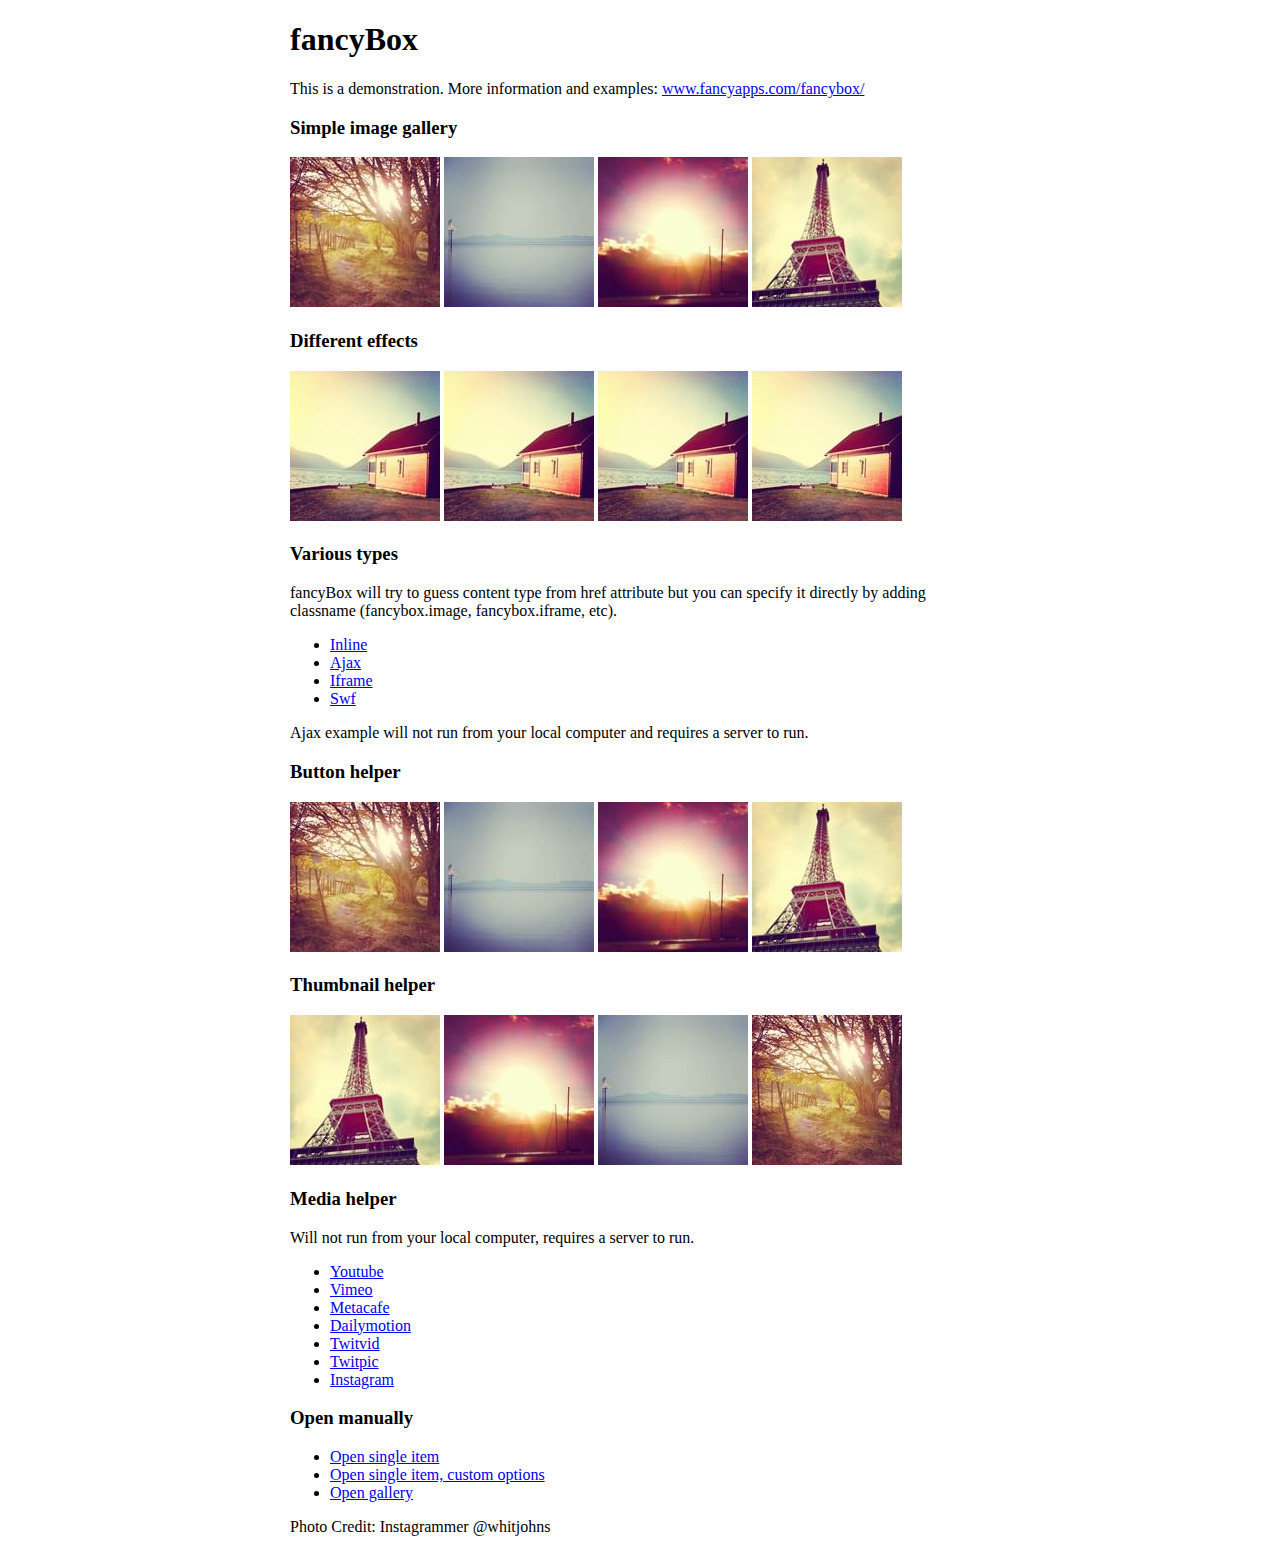
<file: assets/fancybox-2.1.7/demo/index.html>
<!DOCTYPE html>
<html>
<head>
	<title>fancyBox - Fancy jQuery Lightbox Alternative | Demonstration</title>
	<meta http-equiv="Content-Type" content="text/html; charset=UTF-8" />

	<!-- Add jQuery library -->
	<script type="text/javascript" src="../lib/jquery-1.10.2.min.js"></script>

	<!-- Add mousewheel plugin (this is optional) -->
	<script type="text/javascript" src="../lib/jquery.mousewheel.pack.js?v=3.1.3"></script>

	<!-- Add fancyBox main JS and CSS files -->
	<script type="text/javascript" src="../source/jquery.fancybox.pack.js?v=2.1.5"></script>
	<link rel="stylesheet" type="text/css" href="../source/jquery.fancybox.css?v=2.1.5" media="screen" />

	<!-- Add Button helper (this is optional) -->
	<link rel="stylesheet" type="text/css" href="../source/helpers/jquery.fancybox-buttons.css?v=1.0.5" />
	<script type="text/javascript" src="../source/helpers/jquery.fancybox-buttons.js?v=1.0.5"></script>

	<!-- Add Thumbnail helper (this is optional) -->
	<link rel="stylesheet" type="text/css" href="../source/helpers/jquery.fancybox-thumbs.css?v=1.0.7" />
	<script type="text/javascript" src="../source/helpers/jquery.fancybox-thumbs.js?v=1.0.7"></script>

	<!-- Add Media helper (this is optional) -->
	<script type="text/javascript" src="../source/helpers/jquery.fancybox-media.js?v=1.0.6"></script>

	<script type="text/javascript">
		$(document).ready(function() {
			/*
			 *  Simple image gallery. Uses default settings
			 */

			$('.fancybox').fancybox();

			/*
			 *  Different effects
			 */

			// Change title type, overlay closing speed
			$(".fancybox-effects-a").fancybox({
				helpers: {
					title : {
						type : 'outside'
					},
					overlay : {
						speedOut : 0
					}
				}
			});

			// Disable opening and closing animations, change title type
			$(".fancybox-effects-b").fancybox({
				openEffect  : 'none',
				closeEffect	: 'none',

				helpers : {
					title : {
						type : 'over'
					}
				}
			});

			// Set custom style, close if clicked, change title type and overlay color
			$(".fancybox-effects-c").fancybox({
				wrapCSS    : 'fancybox-custom',
				closeClick : true,

				openEffect : 'none',

				helpers : {
					title : {
						type : 'inside'
					},
					overlay : {
						css : {
							'background' : 'rgba(238,238,238,0.85)'
						}
					}
				}
			});

			// Remove padding, set opening and closing animations, close if clicked and disable overlay
			$(".fancybox-effects-d").fancybox({
				padding: 0,

				openEffect : 'elastic',
				openSpeed  : 150,

				closeEffect : 'elastic',
				closeSpeed  : 150,

				closeClick : true,

				helpers : {
					overlay : null
				}
			});

			/*
			 *  Button helper. Disable animations, hide close button, change title type and content
			 */

			$('.fancybox-buttons').fancybox({
				openEffect  : 'none',
				closeEffect : 'none',

				prevEffect : 'none',
				nextEffect : 'none',

				closeBtn  : false,

				helpers : {
					title : {
						type : 'inside'
					},
					buttons	: {}
				},

				afterLoad : function() {
					this.title = 'Image ' + (this.index + 1) + ' of ' + this.group.length + (this.title ? ' - ' + this.title : '');
				}
			});


			/*
			 *  Thumbnail helper. Disable animations, hide close button, arrows and slide to next gallery item if clicked
			 */

			$('.fancybox-thumbs').fancybox({
				prevEffect : 'none',
				nextEffect : 'none',

				closeBtn  : false,
				arrows    : false,
				nextClick : true,

				helpers : {
					thumbs : {
						width  : 50,
						height : 50
					}
				}
			});

			/*
			 *  Media helper. Group items, disable animations, hide arrows, enable media and button helpers.
			*/
			$('.fancybox-media')
				.attr('rel', 'media-gallery')
				.fancybox({
					openEffect : 'none',
					closeEffect : 'none',
					prevEffect : 'none',
					nextEffect : 'none',

					arrows : false,
					helpers : {
						media : {},
						buttons : {}
					}
				});

			/*
			 *  Open manually
			 */

			$("#fancybox-manual-a").click(function() {
				$.fancybox.open('1_b.jpg');
			});

			$("#fancybox-manual-b").click(function() {
				$.fancybox.open({
					href : 'iframe.html',
					type : 'iframe',
					padding : 5
				});
			});

			$("#fancybox-manual-c").click(function() {
				$.fancybox.open([
					{
						href : '1_b.jpg',
						title : 'My title'
					}, {
						href : '2_b.jpg',
						title : '2nd title'
					}, {
						href : '3_b.jpg'
					}
				], {
					helpers : {
						thumbs : {
							width: 75,
							height: 50
						}
					}
				});
			});


		});
	</script>
	<style type="text/css">
		.fancybox-custom .fancybox-skin {
			box-shadow: 0 0 50px #222;
		}

		body {
			max-width: 700px;
			margin: 0 auto;
		}
	</style>
</head>
<body>
	<h1>fancyBox</h1>

	<p>This is a demonstration. More information and examples: <a href="http://fancyapps.com/fancybox/">www.fancyapps.com/fancybox/</a></p>

	<h3>Simple image gallery</h3>
	<p>
		<a class="fancybox" href="1_b.jpg" data-fancybox-group="gallery" title="Lorem ipsum dolor sit amet"><img src="1_s.jpg" alt="" /></a>

		<a class="fancybox" href="2_b.jpg" data-fancybox-group="gallery" title="Etiam quis mi eu elit temp"><img src="2_s.jpg" alt="" /></a>

		<a class="fancybox" href="3_b.jpg" data-fancybox-group="gallery" title="Cras neque mi, semper leon"><img src="3_s.jpg" alt="" /></a>

		<a class="fancybox" href="4_b.jpg" data-fancybox-group="gallery" title="Sed vel sapien vel sem uno"><img src="4_s.jpg" alt="" /></a>
	</p>

	<h3>Different effects</h3>
	<p>
		<a class="fancybox-effects-a" href="5_b.jpg" title="Lorem ipsum dolor sit amet, consectetur adipiscing elit"><img src="5_s.jpg" alt="" /></a>

		<a class="fancybox-effects-b" href="5_b.jpg" title="Lorem ipsum dolor sit amet, consectetur adipiscing elit"><img src="5_s.jpg" alt="" /></a>

		<a class="fancybox-effects-c" href="5_b.jpg" title="Lorem ipsum dolor sit amet, consectetur adipiscing elit"><img src="5_s.jpg" alt="" /></a>

		<a class="fancybox-effects-d" href="5_b.jpg" title="Lorem ipsum dolor sit amet, consectetur adipiscing elit"><img src="5_s.jpg" alt="" /></a>
	</p>

	<h3>Various types</h3>
	<p>
		fancyBox will try to guess content type from href attribute but you can specify it directly by adding classname (fancybox.image, fancybox.iframe, etc).
	</p>
	<ul>
		<li><a class="fancybox" href="#inline1" title="Lorem ipsum dolor sit amet">Inline</a></li>
		<li><a class="fancybox fancybox.ajax" href="ajax.txt">Ajax</a></li>
		<li><a class="fancybox fancybox.iframe" href="iframe.html">Iframe</a></li>
		<li><a class="fancybox" href="http://www.adobe.com/jp/events/cs3_web_edition_tour/swfs/perform.swf">Swf</a></li>
	</ul>

	<div id="inline1" style="width:400px;display: none;">
		<h3>Etiam quis mi eu elit</h3>
		<p>
			Lorem ipsum dolor sit amet, consectetur adipiscing elit. Etiam quis mi eu elit tempor facilisis id et neque. Nulla sit amet sem sapien. Vestibulum imperdiet porta ante ac ornare. Nulla et lorem eu nibh adipiscing ultricies nec at lacus. Cras laoreet ultricies sem, at blandit mi eleifend aliquam. Nunc enim ipsum, vehicula non pretium varius, cursus ac tortor. Vivamus fringilla congue laoreet. Quisque ultrices sodales orci, quis rhoncus justo auctor in. Phasellus dui eros, bibendum eu feugiat ornare, faucibus eu mi. Nunc aliquet tempus sem, id aliquam diam varius ac. Maecenas nisl nunc, molestie vitae eleifend vel, iaculis sed magna. Aenean tempus lacus vitae orci posuere porttitor eget non felis. Donec lectus elit, aliquam nec eleifend sit amet, vestibulum sed nunc.
		</p>
	</div>

	<p>
		Ajax example will not run from your local computer and requires a server to run.
	</p>

	<h3>Button helper</h3>
	<p>
		<a class="fancybox-buttons" data-fancybox-group="button" href="1_b.jpg"><img src="1_s.jpg" alt="" /></a>

		<a class="fancybox-buttons" data-fancybox-group="button" href="2_b.jpg"><img src="2_s.jpg" alt="" /></a>

		<a class="fancybox-buttons" data-fancybox-group="button" href="3_b.jpg"><img src="3_s.jpg" alt="" /></a>

		<a class="fancybox-buttons" data-fancybox-group="button" href="4_b.jpg"><img src="4_s.jpg" alt="" /></a>
	</p>

	<h3>Thumbnail helper</h3>
	<p>
		<a class="fancybox-thumbs" data-fancybox-group="thumb" href="4_b.jpg"><img src="4_s.jpg" alt="" /></a>

		<a class="fancybox-thumbs" data-fancybox-group="thumb" href="3_b.jpg"><img src="3_s.jpg" alt="" /></a>

		<a class="fancybox-thumbs" data-fancybox-group="thumb" href="2_b.jpg"><img src="2_s.jpg" alt="" /></a>

		<a class="fancybox-thumbs" data-fancybox-group="thumb" href="1_b.jpg"><img src="1_s.jpg" alt="" /></a>
	</p>

	<h3>Media helper</h3>
	<p>
		Will not run from your local computer, requires a server to run.
	</p>

	<ul>
		<li><a class="fancybox-media" href="http://www.youtube.com/watch?v=opj24KnzrWo">Youtube</a></li>
		<li><a class="fancybox-media" href="http://vimeo.com/47480346">Vimeo</a></li>
		<li><a class="fancybox-media" href="http://www.metacafe.com/watch/7635964/">Metacafe</a></li>
		<li><a class="fancybox-media" href="http://www.dailymotion.com/video/xoeylt_electric-guest-this-head-i-hold_music">Dailymotion</a></li>
		<li><a class="fancybox-media" href="http://twitvid.com/QY7MD">Twitvid</a></li>
		<li><a class="fancybox-media" href="http://twitpic.com/7p93st">Twitpic</a></li>
		<li><a class="fancybox-media" href="http://instagr.am/p/IejkuUGxQn">Instagram</a></li>
	</ul>

	<h3>Open manually</h3>
	<ul>
		<li><a id="fancybox-manual-a" href="javascript:;">Open single item</a></li>
		<li><a id="fancybox-manual-b" href="javascript:;">Open single item, custom options</a></li>
		<li><a id="fancybox-manual-c" href="javascript:;">Open gallery</a></li>
	</ul>

	<p>
		Photo Credit: Instagrammer @whitjohns
	</p>
</body>
</html>
</file>
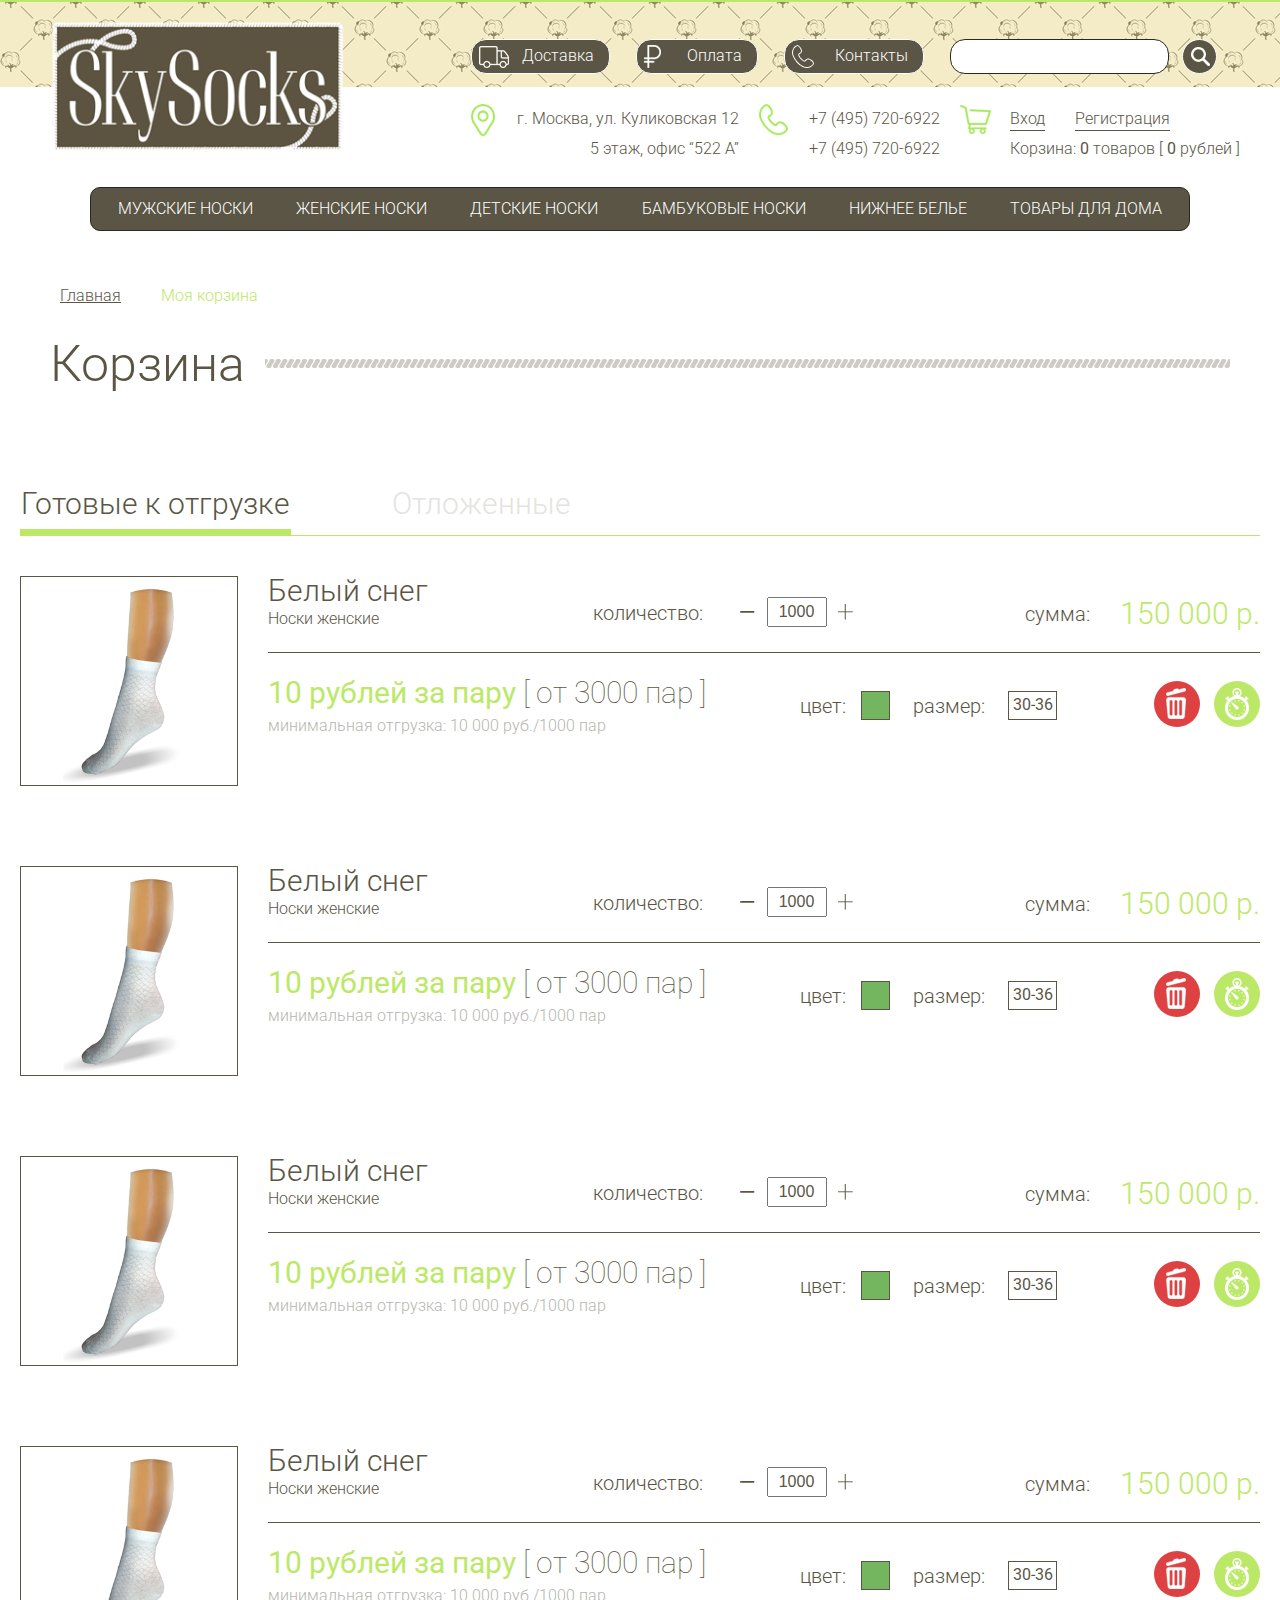
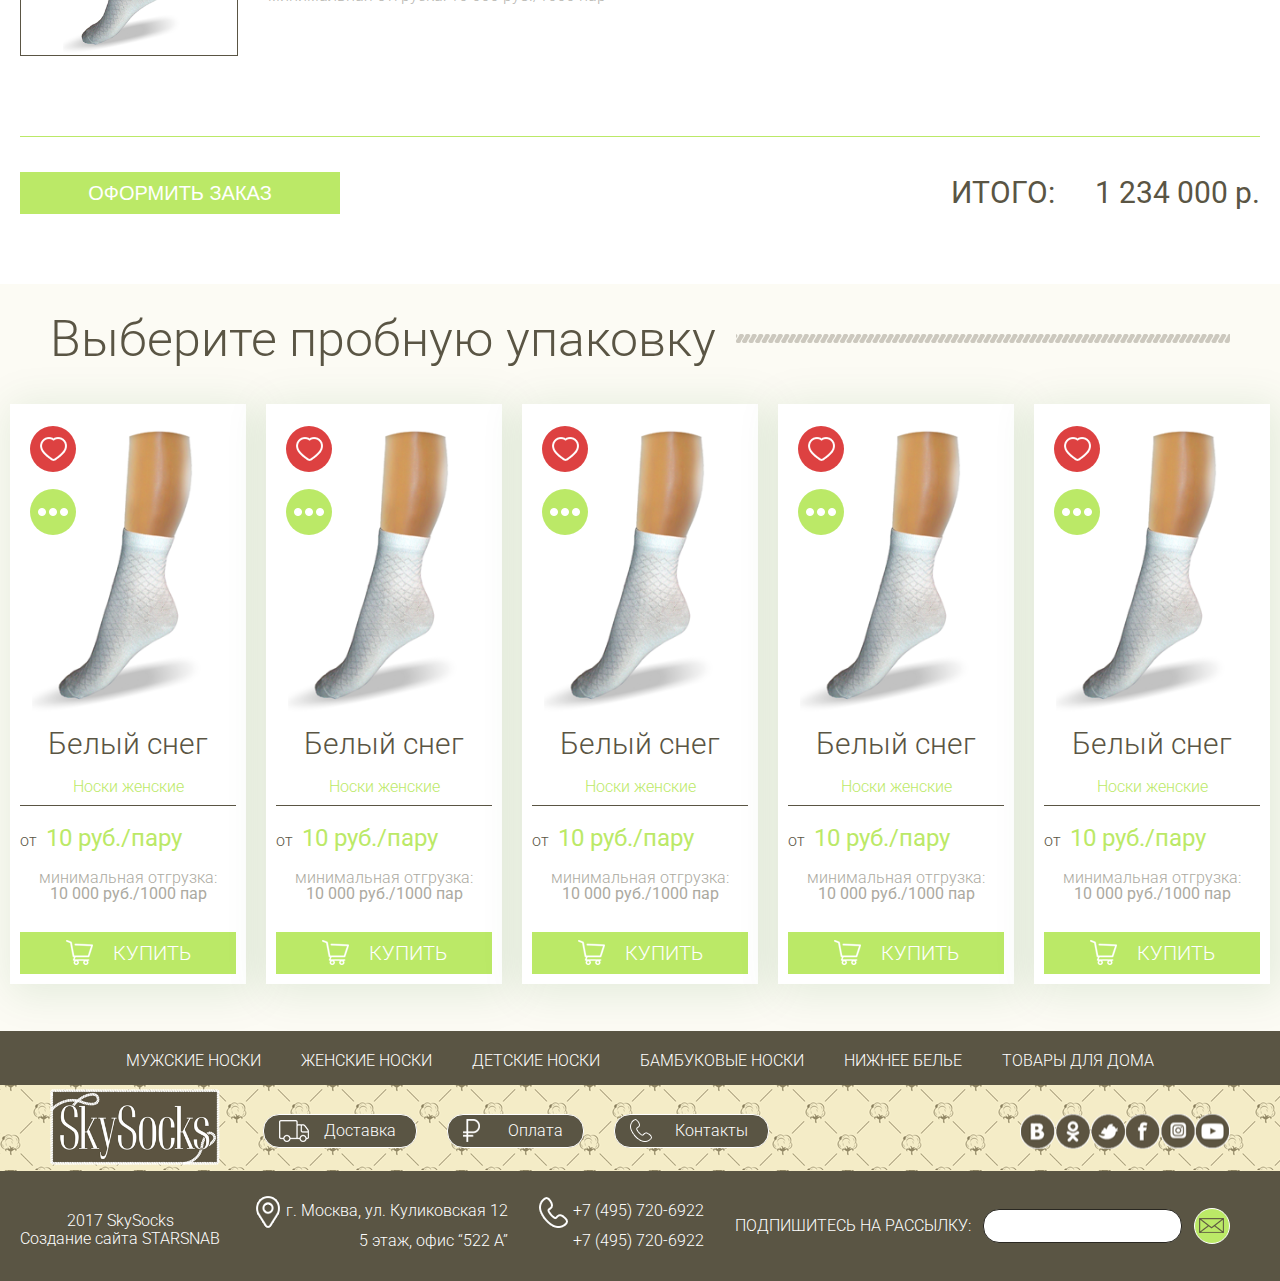
<file: cart.html>
<!DOCTYPE html>
<html lang="en">
<head>
	<meta charset="UTF-8">
	<title>Document</title>
	<link href="https://fonts.googleapis.com/css?family=Roboto:100,300,400,500,700" rel="stylesheet">

	<link rel="stylesheet" href="assets/jquery-ui-1.12.1.custom/jquery-ui.min.css">
	<link rel="stylesheet" href="assets/slick-1.8.0/slick/slick.scss">
	<link rel="stylesheet" href="css/style.css">
	
</head>
<body>
<!DOCTYPE html>
<html lang="en">
<head>
	<meta charset="UTF-8">
	<title>Document</title>
	<link href="https://fonts.googleapis.com/css?family=Roboto:100,300,400,500,700" rel="stylesheet">

	<link rel="stylesheet" href="assets/jquery-ui-1.12.1.custom/jquery-ui.min.css">
	<link rel="stylesheet" href="assets/slick-1.8.0/slick/slick.scss">
	<link rel="stylesheet" href="css/style.css">
	
</head>
<body>
<header>
	<div class="header-top">
		<div class="ht-left">
			<a href="" class="ht-left_items ht-left_items-delivery"><span>Доставка</span></a>
			<a href="" class="ht-left_items ht-left_items-payment"><span>Оплата</span></a>
			<a href="" class="ht-left_items ht-left_items-contacts"><span>Контакты</span></a>
			<form action="" class=" ht-left_items-form">
				<input type="search" class="ht-left_items ht__search">
				<button class="ht-left_items ht__submit" type="submit"></button>
			</form>
			
		</div>
		<div class="ht-right">
			<ul class="social-list">
				<li class="social-list_item social-list_item-vk"><a href="#"></a></li>
				<li class="social-list_item social-list_item-ok"><a href="#"></a></li>
				<li class="social-list_item social-list_item-tw"><a href="#"></a></li>
				<li class="social-list_item social-list_item-fb"><a href="#"></a></li>
				<li class="social-list_item social-list_item-in"><a href="#"></a></li>
				<li class="social-list_item social-list_item-yt"><a href="#"></a></li>
			</ul>
		</div>
	</div>
	<div class="header-middle">
		<div class="hm-left">
			<a href="index.html" class="hm-left_logo"></a>
		</div>
		<div class="hm-right">
			<div class="hm-right_items hm-right_items-schedule">
				<p>9<sup>00</sup> - 18<sup>00</sup></p>
				<p>без выходных</p>
			</div>
			<div class="hm-right_items hm-right_items-address">
				<p>г. Москва, ул. Куликовская 12</p>
				<p>5 этаж, офис “522 А”</p>
			</div>
			<div class="hm-right_items hm-right_items-phone">
				<p><a href="tel:+74957206922">+7 (495) 720-6922</a></p>
				<p><a href="tel:+74957206922">+7 (495) 720-6922</a></p>
			</div>
			<div class="hm-right_items hm-right_items-cart">
				<p><a href="#"><span>Вход</span></a><a href="#"><span>Регистрация</span></a> <span class="little-cart_product-viewer">10</span></p>
				<p>Корзина: <b>0</b> товаров [ <b>0</b> рублей ]</p>
			</div>
		</div>
	</div>
	<div class="header-bottom">
		<div class="hb-nav_toggle">
			<span></span>
			<span></span>
			<span></span>
		</div>
		<nav class="hb-nav">
			<a href="#" class="hb-nav_items">мужские носки</a>
			<a href="#" class="hb-nav_items">женские носки</a>
			<a href="#" class="hb-nav_items">детские носки</a>
			<a href="#" class="hb-nav_items">бамбуковые носки</a>
			<a href="#" class="hb-nav_items">нижнее белье</a>
			<a href="#" class="hb-nav_items">товары для дома</a>
		</nav>
	</div>
</header>
<section class="section-bread-crumbs">
	<ul class="bread-crumb">
		<li class="bread-crumb_item"><a href="#">Главная</a></li>
		<li class="bread-crumb_item active"><a href="#">Моя корзина</a></li>
	</ul>
</section>
<section class="section section_cart">
	<div class="section-header">
		<h2>Корзина</h2>
	</div>
	<div class="section-content section-content_cart">
		<div class="tabs cart-tabs">
		    <ul class="cart-tabs_head">
		        <li>Готовые к отгрузке</li>
		        <li>Отложенные</li>
		    </ul>
		    <div class="cart-tabs_content">
		        <div class="cart-list">
		        	<div class="cart-list_item">
		        		<figure class="cl_item-img"></figure>
		        		<div class="cl_item-main">
		        			<div class="cl_item-main_top">
		        				<div>
			        				<p class="cl_item__name">Белый снег</p>
				        			<p class="cl_item__cat">Носки женские</p>	
		        				</div>
			        			<form action="">
			        				<label for="" class="cl_item__quantity-label">количество:</label>
			        				<div class="card__quantity-content cl_item__quantity-content">
							 			<button class="card__quantity-decr cl_item__quantity-decr"></button>
							 			<input type="number" class="card__quantity-value cl_item__quantity-value" min="1000" step="1000" value="1000">	 			
							 			<button class="card__quantity-incr cl_item__quantity-incr"></button>
							 		</div>
			        			</form>
			        			<div>
			        				<p class="cl_item__subtotal">сумма:<span>150 000 р.</span></p>
			        			</div>	
		        			</div>
		        			<div class="cl_item-main_bottom">
		        				<div>
			        				<p class="cl_item__price">10  рублей за пару <span>[ от 3000 пар ]</span></p>
			        				<p class="cl_item__info">минимальная отгрузка: 10 000 руб./1000 пар</p>
		        				</div>
			        			<form action="">
			        				<label for="" class="cl_item__color-label">цвет:</label>
			        				<label class="card__color-btn cl_item__color card__color-btn-green">
										<input type="radio" name="product-color" disabled>
										<div></div>
									</label>
			        
			        				<label for="size" class="cl_item__size-label">размер:</label>
			        				<label class="card__size-btn cl_item__size">
							 			<input type="radio" name="card-size" disabled>
							 			<div>30-36</div>	
							 		</label>
			        			</form>
			        			<div>
			        				<button class="cl_item__remove"></button>
			        				<button class="cl_item__save"></button>
			        			</div>
		        			</div>		        			
		        		</div>
		        	</div>
		        	<div class="cart-list_item">
		        		<figure class="cl_item-img"></figure>
		        		<div class="cl_item-main">
		        			<div class="cl_item-main_top">
		        				<div>
			        				<p class="cl_item__name">Белый снег</p>
				        			<p class="cl_item__cat">Носки женские</p>	
		        				</div>
			        			<form action="">
			        				<label for="" class="cl_item__quantity-label">количество:</label>
			        				<div class="card__quantity-content cl_item__quantity-content">
							 			<button class="card__quantity-decr cl_item__quantity-decr"></button>
							 			<input type="number" class="card__quantity-value cl_item__quantity-value" min="1000" step="1000" value="1000">	 			
							 			<button class="card__quantity-incr cl_item__quantity-incr"></button>
							 		</div>
			        			</form>
			        			<div>
			        				<p class="cl_item__subtotal">сумма:<span>150 000 р.</span></p>
			        			</div>	
		        			</div>
		        			<div class="cl_item-main_bottom">
		        				<div>
			        				<p class="cl_item__price">10  рублей за пару <span>[ от 3000 пар ]</span></p>
			        				<p class="cl_item__info">минимальная отгрузка: 10 000 руб./1000 пар</p>
		        				</div>
			        			<form action="">
			        				<label for="" class="cl_item__color-label">цвет:</label>
			        				<label class="card__color-btn cl_item__color card__color-btn-green">
										<input type="radio" name="product-color" disabled>
										<div></div>
									</label>
			        
			        				<label for="size" class="cl_item__size-label">размер:</label>
			        				<label class="card__size-btn cl_item__size">
							 			<input type="radio" name="card-size" disabled>
							 			<div>30-36</div>	
							 		</label>
			        			</form>
			        			<div>
			        				<button class="cl_item__remove"></button>
			        				<button class="cl_item__save"></button>
			        			</div>
		        			</div>		        			
		        		</div>
		        	</div>
		        	<div class="cart-list_item">
		        		<figure class="cl_item-img"></figure>
		        		<div class="cl_item-main">
		        			<div class="cl_item-main_top">
		        				<div>
			        				<p class="cl_item__name">Белый снег</p>
				        			<p class="cl_item__cat">Носки женские</p>	
		        				</div>
			        			<form action="">
			        				<label for="" class="cl_item__quantity-label">количество:</label>
			        				<div class="card__quantity-content cl_item__quantity-content">
							 			<button class="card__quantity-decr cl_item__quantity-decr"></button>
							 			<input type="number" class="card__quantity-value cl_item__quantity-value" min="1000" step="1000" value="1000">	 			
							 			<button class="card__quantity-incr cl_item__quantity-incr"></button>
							 		</div>
			        			</form>
			        			<div>
			        				<p class="cl_item__subtotal">сумма:<span>150 000 р.</span></p>
			        			</div>	
		        			</div>
		        			<div class="cl_item-main_bottom">
		        				<div>
			        				<p class="cl_item__price">10  рублей за пару <span>[ от 3000 пар ]</span></p>
			        				<p class="cl_item__info">минимальная отгрузка: 10 000 руб./1000 пар</p>
		        				</div>
			        			<form action="">
			        				<label for="" class="cl_item__color-label">цвет:</label>
			        				<label class="card__color-btn cl_item__color card__color-btn-green">
										<input type="radio" name="product-color" disabled>
										<div></div>
									</label>
			        
			        				<label for="size" class="cl_item__size-label">размер:</label>
			        				<label class="card__size-btn cl_item__size">
							 			<input type="radio" name="card-size" disabled>
							 			<div>30-36</div>	
							 		</label>
			        			</form>
			        			<div>
			        				<button class="cl_item__remove"></button>
			        				<button class="cl_item__save"></button>
			        			</div>
		        			</div>		        			
		        		</div>
		        	</div>
		        	<div class="cart-list_item">
		        		<figure class="cl_item-img"></figure>
		        		<div class="cl_item-main">
		        			<div class="cl_item-main_top">
		        				<div>
			        				<p class="cl_item__name">Белый снег</p>
				        			<p class="cl_item__cat">Носки женские</p>	
		        				</div>
			        			<form action="">
			        				<label for="" class="cl_item__quantity-label">количество:</label>
			        				<div class="card__quantity-content cl_item__quantity-content">
							 			<button class="card__quantity-decr cl_item__quantity-decr"></button>
							 			<input type="number" class="card__quantity-value cl_item__quantity-value" min="1000" step="1000" value="1000">	 			
							 			<button class="card__quantity-incr cl_item__quantity-incr"></button>
							 		</div>
			        			</form>
			        			<div>
			        				<p class="cl_item__subtotal">сумма:<span>150 000 р.</span></p>
			        			</div>	
		        			</div>
		        			<div class="cl_item-main_bottom">
		        				<div>
			        				<p class="cl_item__price">10  рублей за пару <span>[ от 3000 пар ]</span></p>
			        				<p class="cl_item__info">минимальная отгрузка: 10 000 руб./1000 пар</p>
		        				</div>
			        			<form action="">
			        				<label for="" class="cl_item__color-label">цвет:</label>
			        				<label class="card__color-btn cl_item__color card__color-btn-green">
										<input type="radio" name="product-color" disabled>
										<div></div>
									</label>
			        
			        				<label for="size" class="cl_item__size-label">размер:</label>
			        				<label class="card__size-btn cl_item__size">
							 			<input type="radio" name="card-size" disabled>
							 			<div>30-36</div>	
							 		</label>
			        			</form>
			        			<div>
			        				<button class="cl_item__remove"></button>
			        				<button class="cl_item__save"></button>
			        			</div>
		        			</div>		        			
		        		</div>
		        	</div>

		        	<div class="cart-list_footer">
		        		<div class="cl_footer-left">
		        			<button class="cl_footer-checkout">оформить заказ</button>
		        		</div>
		        		<div class="cl_footer-right">
		        			<p class="cl_footer-total">ИТОГО:<span>1 234 000 р.</span></p>
		        		</div>
		        	</div>
		        </div>
		        <div class="cart-list">
		        	<div class="cart-list_item">
		        		<figure class="cl_item-img"></figure>
		        		<div class="cl_item-main">
		        			<div class="cl_item-main_top">
		        				<div>
			        				<p class="cl_item__name">Белый снег</p>
				        			<p class="cl_item__cat">Носки женские</p>	
		        				</div>
			        			<form action="">
			        				<label for="" class="cl_item__quantity-label">количество:</label>
			        				<div class="card__quantity-content cl_item__quantity-content">
							 			<button class="card__quantity-decr cl_item__quantity-decr"></button>
							 			<input type="number" class="card__quantity-value cl_item__quantity-value" min="1000" step="1000" value="1000">	 			
							 			<button class="card__quantity-incr cl_item__quantity-incr"></button>
							 		</div>
			        			</form>
			        			<div>
			        				<p class="cl_item__subtotal">сумма:<span>150 000 р.</span></p>
			        			</div>	
		        			</div>
		        			<div class="cl_item-main_bottom">
		        				<div>
			        				<p class="cl_item__price">10  рублей за пару <span>[ от 3000 пар ]</span></p>
			        				<p class="cl_item__info">минимальная отгрузка: 10 000 руб./1000 пар</p>
		        				</div>
			        			<form action="">
			        				<label for="" class="cl_item__color-label">цвет:</label>
			        				<label class="card__color-btn cl_item__color card__color-btn-green">
										<input type="radio" name="product-color" disabled>
										<div></div>
									</label>
			        
			        				<label for="size" class="cl_item__size-label">размер:</label>
			        				<label class="card__size-btn cl_item__size">
							 			<input type="radio" name="card-size" disabled>
							 			<div>30-36</div>	
							 		</label>
			        			</form>
			        			<div>
			        				<button class="cl_item__remove"></button>
			        				<button class="cl_item__save"></button>
			        			</div>
		        			</div>		        			
		        		</div>
		        	</div>
		        </div>
		    </div>            
		</div> 
	</div>
</section>

<section class="section section-yellow">
	<div class="section-header">
		<h2>Выберите пробную упаковку</h2>
	</div>
	<div class="catalog-list">
		<div class="catalog-item">
			<span class="catalog-item_like"></span>
			<span class="catalog-item_dots"></span>
			<figure class="catalog-item_img"></figure>
			<p class="catalog-item_name">Белый снег</p>
			<p class="catalog-item_category">Носки женские</p>
			<hr class="catalog-item_divider">
			<p class="catalog-item_price"><span>от</span>10 руб./пару</p>
			<p class="catalog-item_info">минимальная отгрузка:<b>10 000 руб./1000 пар</b></p>
			<a href="" class="catalog-item_btn"><span>Купить</span></a>
		</div>
		<div class="catalog-item">
			<span class="catalog-item_like"></span>
			<span class="catalog-item_dots"></span>
			<figure class="catalog-item_img"></figure>
			<p class="catalog-item_name">Белый снег</p>
			<p class="catalog-item_category">Носки женские</p>
			<hr class="catalog-item_divider">
			<p class="catalog-item_price"><span>от</span>10 руб./пару</p>
			<p class="catalog-item_info">минимальная отгрузка:<b>10 000 руб./1000 пар</b></p>
			<a href="" class="catalog-item_btn"><span>Купить</span></a>
		</div>
		<div class="catalog-item">
			<span class="catalog-item_like"></span>
			<span class="catalog-item_dots"></span>
			<figure class="catalog-item_img"></figure>
			<p class="catalog-item_name">Белый снег</p>
			<p class="catalog-item_category">Носки женские</p>
			<hr class="catalog-item_divider">
			<p class="catalog-item_price"><span>от</span>10 руб./пару</p>
			<p class="catalog-item_info">минимальная отгрузка:<b>10 000 руб./1000 пар</b></p>
			<a href="" class="catalog-item_btn"><span>Купить</span></a>
		</div>
		<div class="catalog-item">
			<span class="catalog-item_like"></span>
			<span class="catalog-item_dots"></span>
			<figure class="catalog-item_img"></figure>
			<p class="catalog-item_name">Белый снег</p>
			<p class="catalog-item_category">Носки женские</p>
			<hr class="catalog-item_divider">
			<p class="catalog-item_price"><span>от</span>10 руб./пару</p>
			<p class="catalog-item_info">минимальная отгрузка:<b>10 000 руб./1000 пар</b></p>
			<a href="" class="catalog-item_btn"><span>Купить</span></a>
		</div>
		<div class="catalog-item">
			<span class="catalog-item_like"></span>
			<span class="catalog-item_dots"></span>
			<figure class="catalog-item_img"></figure>
			<p class="catalog-item_name">Белый снег</p>
			<p class="catalog-item_category">Носки женские</p>
			<hr class="catalog-item_divider">
			<p class="catalog-item_price"><span>от</span>10 руб./пару</p>
			<p class="catalog-item_info">минимальная отгрузка:<b>10 000 руб./1000 пар</b></p>
			<a href="" class="catalog-item_btn"><span>Купить</span></a>
		</div>
	</div>
</section>
<footer>
	<div class="footer-nav_toggle">
		<span></span>
		<span></span>
		<span></span>
	</div>
	<nav class="footer-nav">
		<a href="#" class="footer-nav_item">мужские носки</a>
		<a href="#" class="footer-nav_item">женские носки</a>
		<a href="#" class="footer-nav_item">детские носки</a>
		<a href="#" class="footer-nav_item">бамбуковые носки</a>
		<a href="#" class="footer-nav_item">нижнее белье</a>
		<a href="#" class="footer-nav_item">товары для дома</a>
	</nav>
	<div class="footer-middle">
		<div class="fm-left">
			<a class="fm-item__logo"></a>
			<a href="" class="fm-item fm-item__delivery">Доставка</a>
			<a href="" class="fm-item fm-item__payment">Оплата</a>
			<a href="" class="fm-item fm-item__contacts">Контакты</a>
		</div>
		<div class="fm-right">
			<ul class="social-list">
				<li class="social-list_item social-list_item-vk"><a href="#"></a></li>
				<li class="social-list_item social-list_item-ok"><a href="#"></a></li>
				<li class="social-list_item social-list_item-tw"><a href="#"></a></li>
				<li class="social-list_item social-list_item-fb"><a href="#"></a></li>
				<li class="social-list_item social-list_item-in"><a href="#"></a></li>
				<li class="social-list_item social-list_item-yt"><a href="#"></a></li>
			</ul>
		</div>
	</div>
	<div class="footer-bottom">
		<div class="fb-items"> 
			<p class="fb-items_copyright">2017 SkySocks</p>
			<p class="fb-items_doneby"><a href="">Создание сайта STARSNAB</a></p>
		</div>
		<div class="fb-items fb-items-worktime">
			<p class="fb-items_workinghours">9<sup>00</sup> - 18<sup>00</sup></p>
			<p class="fb-items_noholiday">без выходных</p>
		</div>
		<div class="fb-items fb-items-address">
			<p class="fb-items_address">г. Москва, ул. Куликовская 12 <br> 5 этаж, офис “522 А”</p>
		</div>
		<div class="fb-items fb-items_phone">
			<p><a href="tel:+74957206922">+7 (495) 720-6922</a></p>
			<p><a href="tel:+74957206922">+7 (495) 720-6922</a></p>
		</div>
		<form class="fb-items fb-items-newsletter">
				<label for="">подпишитесь на рассылку:</label>
				<input type="email">
				<button type="submit" value=""></button>
		</form>
	</div>
</footer>
<script src="https://ajax.googleapis.com/ajax/libs/jquery/3.2.1/jquery.min.js"></script>
<script src="assets/jquery-ui-1.12.1.custom/jquery-ui.min.js"></script>
<script src="assets/slick-1.8.0/slick/slick.min.js"></script>
<script src="js/main.js"></script>
</body>
</html>
</file>
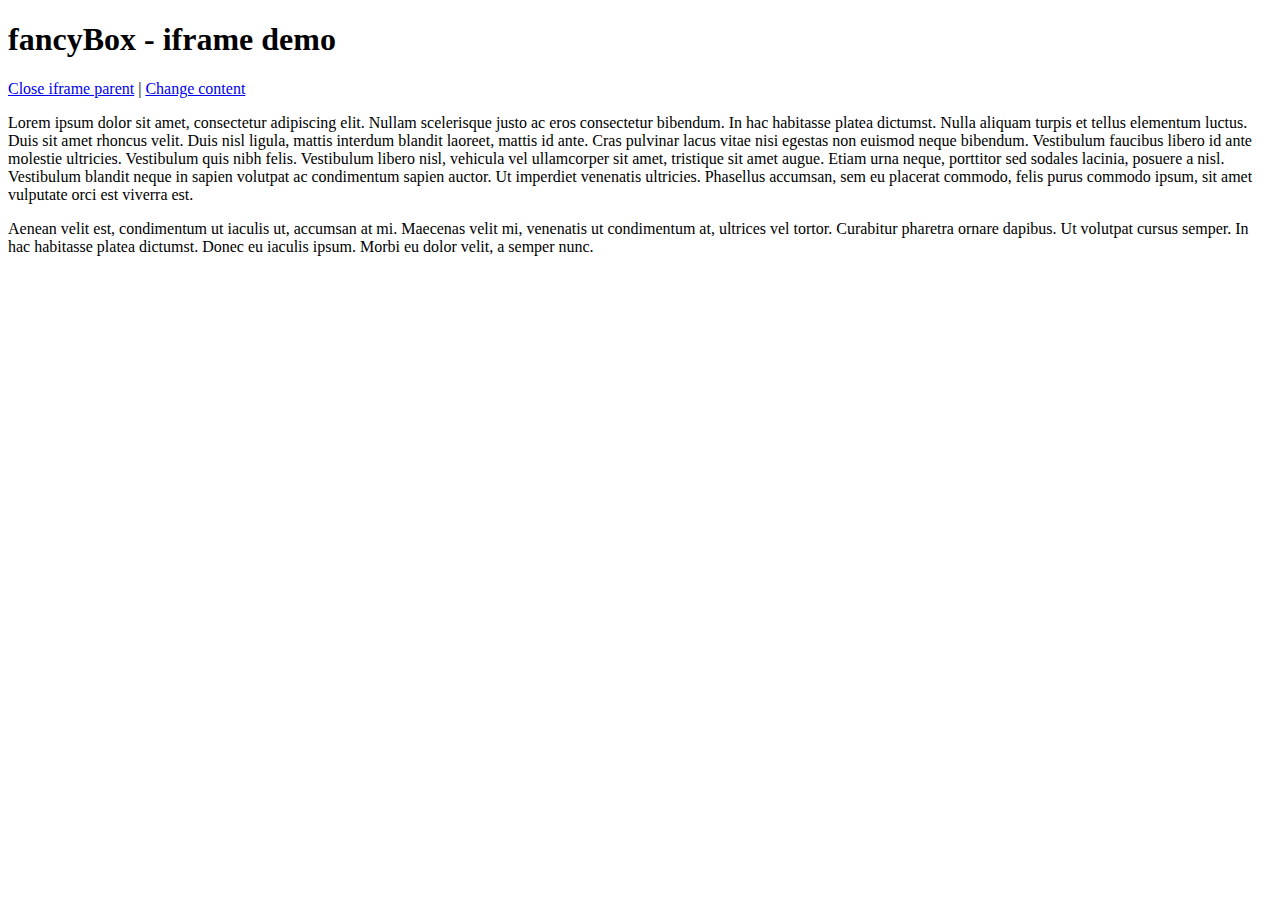
<file: assets/fancybox-2.1.7/demo/iframe.html>
<!DOCTYPE html>
<html>
<head>
	<title>fancyBox - iframe demo</title>
	<meta http-equiv="Content-Type" content="text/html; charset=UTF-8" />
</head>
<body>
	<h1>fancyBox - iframe demo</h1>

	<p>
		<a href="javascript:parent.jQuery.fancybox.close();">Close iframe parent</a>

		|

		<a href="javascript:parent.jQuery.fancybox.open({href : '1_b.jpg', title : 'My title'});">Change content</a>
	</p>

	<p>
		Lorem ipsum dolor sit amet, consectetur adipiscing elit. Nullam scelerisque justo ac eros consectetur bibendum. In hac habitasse platea dictumst. Nulla aliquam turpis et tellus elementum luctus. Duis sit amet rhoncus velit. Duis nisl ligula, mattis interdum blandit laoreet, mattis id ante. Cras pulvinar lacus vitae nisi egestas non euismod neque bibendum. Vestibulum faucibus libero id ante molestie ultricies. Vestibulum quis nibh felis. Vestibulum libero nisl, vehicula vel ullamcorper sit amet, tristique sit amet augue. Etiam urna neque, porttitor sed sodales lacinia, posuere a nisl. Vestibulum blandit neque in sapien volutpat ac condimentum sapien auctor. Ut imperdiet venenatis ultricies. Phasellus accumsan, sem eu placerat commodo, felis purus commodo ipsum, sit amet vulputate orci est viverra est.
	</p>

	<p>
		Aenean velit est, condimentum ut iaculis ut, accumsan at mi. Maecenas velit mi, venenatis ut condimentum at, ultrices vel tortor. Curabitur pharetra ornare dapibus. Ut volutpat cursus semper. In hac habitasse platea dictumst. Donec eu iaculis ipsum. Morbi eu dolor velit, a semper nunc.
	</p>
</body>
</html>
</file>
<file: css/style.css>
* {
	box-sizing: border-box;
	line-height: 1em;
	margin: 0;
	padding: 0;
}
body {
	font-family: 'Roboto', sans-serif;
	font-weight: 300;
	font-size: 16px;
	color: #5a5544;
	max-width: 1940px;
	overflow-x: hidden;
}
/* Bread Crumb */
.bread-crumb {
	margin-top: 72px;
	margin-left: 400px;
	list-style: none;
	font-size: 1em;
	display: -webkit-flex;
	display: -moz-flex;
	display: -ms-flex;
	display: -o-flex;
	display: flex;
	justify-content: flex-start;
}
.bread-crumb_item {
	margin-right: 40px;
	padding: 5px 0;
}
.bread-crumb_item a {
	display: inline-block;
	white-space: nowrap;
	color: #5a5544;
}
.bread-crumb_item.active a{
	color: #bbe967;
	text-decoration: none;
}

/* Tabs Default Style */
.tabs{
    display: block;
}
.tabs > div{
    padding-top:0px;
}
.tabs ul{
    margin:0px;
    padding:0px;
}
.tabs ul:after{
    content:"";
    display:block;
    clear:both;
    height:5px;
    background:#bbe967;
}
.tabs ul li{
    margin:0px;
    margin-right: 100px;
    cursor:pointer;
    display:block;
    float:left;
    padding:10px 1px;
    background: transparent;
    color:#e4e3e1;
    border-bottom: 6px solid transparent;
}
.tabs ul li.active, .tabs ul li.active:hover{
    background:#bbe967;
    color:#5a5544;
}
.tabs ul li:hover{
    border-bottom:6px solid #bbe967;
}


header {}
.header-top{
	border-top: 2px solid #bbe967;
	padding: 37px 105px 13px 485px;
	background: #f1ebc7 url(../img/cotton-texture.png) 0 0 repeat;
	display: -webkit-flex;
	display: -moz-flex;
	display: -ms-flex;
	display: -o-flex;
	display: flex;
	justify-content: flex-start;
}
.ht-left {
	display: -webkit-flex;
	display: -moz-flex;
	display: -ms-flex;
	display: -o-flex;
	display: flex;
	margin-right: auto;
}
.ht-left_items{
	display: inline-block;
	margin: 0 13px;
	border: 1px solid #fff;
	color: #fff;
	text-decoration: none;
	border-radius: 15px;
	background-color: #5a5544;
	background-repeat: no-repeat;
	background-position: 7px center;
	padding-left: 50px;
	padding-right: 15px;
	line-height: 32px;
	outline: none;
	font-size: 1em;
}
.ht-left_items-delivery {
	background-image: url(../img/icons/delivery.png);
}
.ht-left_items-payment {
	background-image: url(../img/icons/rubl.png);
}
.ht-left_items-contacts {
	background-image: url(../img/icons/phone.png);
}
.ht-left_items-form {
	padding: 0;
	border-radius: 0;
	background-color: transparent;
	display: -webkit-flex;
	display: -moz-flex;
	display: -ms-flex;
	display: -o-flex;
	display: flex;
}
.ht__search {
	line-height: 32px;
	background-color: #fff;
	color: #2a2822;
	border: 1px solid #2a2822;
	border-radius: 15px;
	padding: 0 5px;
}
.ht__submit {
	height: 35px;
	width: 35px;
	margin-left: 0;
	border-radius: 50%;
	padding: 0!important;
	background-image: url(../img/icons/search.png);
	background-position: center!important;
	cursor: pointer;
}
.ht-right {
	margin-left: auto;
}
.social-list {
	list-style: none;
	display: -webkit-flex;
	display: -moz-flex;
	display: -ms-flex;
	display: -o-flex;
	display: flex;
}
.social-list_item{
	display: inline-block;
	margin: 0;
	padding: 0;
	background-color: transparent;
	background-repeat: no-repeat;
	height: 35px;
	width: 35px;
}
.social-list_item-vk{
	background-image: url(../img/icons/social.png);
	background-position: 0 center;
}
.social-list_item-ok{
	background-image: url(../img/icons/social.png);
	background-position: -36px center;
}
.social-list_item-tw{
	background-image: url(../img/icons/social.png);
	background-position: -72px center;
}
.social-list_item-fb{
	background-image: url(../img/icons/social.png);
	background-position: -109px center;
}
.social-list_item-in{
	background-image: url(../img/icons/social.png);
	background-position: -144px center;
}
.social-list_item-yt{
	background-image: url(../img/icons/social.png);
	background-position: -180px center;
}

.header-middle {
	display: -webkit-flex;
	display: -moz-flex;
	display: -ms-flex;
	display: -o-flex;
	display: flex;
	justify-content: flex-start;
	padding-left: 100px;
	padding-bottom: 45px;
}
.hm-left {
	margin-right: auto;
	min-width: 296px;
}
.hm-left_logo {
	display: block;
	min-width: 296px;
	height: 130px;
	margin-top: -65px;
	background: url(../img/logo.png) center no-repeat;
	-webkit-background-size: contain;
	background-size: contain;
}
.hm-right{
	display: -webkit-flex;
	display: -moz-flex;
	display: -ms-flex;
	display: -o-flex;
	display: flex;
	padding-top: 17px;
	padding-right: 80px;
}
.hm-right_items{
	margin: 0 30px;
	color: #5a5544;
	padding-left: 50px;
	background-position: 0 0;
	background-repeat: no-repeat;
	font-size: 1em;
}
.hm-right_items p {
	line-height: 1.87em;
	text-align: left;
	font-weight: 300;
}
.hm-right_items-address p {
	text-align: right;
}
.hm-right_items-schedule p:nth-child(2) {
	text-transform: uppercase;
	color: #dd4141;
}
.hm-right_items-phone a {
	text-decoration: none;
	color: inherit;
}
.hm-right_items-cart a {
	color: inherit;
	display: inline-block;
	text-decoration: none;
}
.hm-right_items-cart a span {
	display: inline-block;
	padding-bottom: 3px;
	margin-right: 30px;
	border-bottom: 1px solid #5a5544;
}
.little-cart_product-viewer {
	display: none;
}
.hm-right_items-schedule{
	background-image: url(../img/icons/top-middle_sprite.png);
}
.hm-right_items-address{
	background-image: url(../img/icons/top-middle_sprite.png);
	background-position: 0 -178px;
}
.hm-right_items-phone{
	background-image: url(../img/icons/top-middle_sprite.png);
	background-position: 0 -409px;
}
.hm-right_items-cart{
	background-image: url(../img/icons/top-middle_sprite.png);
	background-position: 0 -628px;
}
.header-bottom{
	position: relative;
	height: 2px;
	
}
.hb-nav_toggle {
	display: none;
	width: 38px;
	height: 38px;
	position: relative;
	float: right;
	margin-right: 30px;
	border: 1px solid #fff;
	border-radius: 5px;
	cursor: pointer;
}
.hb-nav_toggle span {
	display: inline-block;
	width: 25px;
	height: 2px;
	background-color: #fff;
	position: absolute;
	left: 5px;
	right: 0;
	transition: all 0.3s;
}
.hb-nav_toggle span:first-child{
	top: 8px;
}
.hb-nav_toggle span:nth-child(2){
	top: 17px;
}
.hb-nav_toggle span:last-child{
	top: 26px;
}
.hb-nav_toggle.active span {
	transition: transform 0.3s;
}
.hb-nav_toggle.active span:first-child {
    top: 18px;
    transform: rotate(45deg);
}
.hb-nav_toggle.active span:nth-child(2){
	width: 0;
}
.hb-nav_toggle.active span:last-child{
	top: 18px;
    transform: rotate(-45deg);
}
.hb-nav {
	display: -webkit-flex;
	display: -moz-flex;
	display: -ms-flex;
	display: -o-flex;
	display: flex;
	align-items: center;
	justify-content: space-around;
	padding: 0 5px;
	background-color: #5a5544;
	max-width: 1200px;
	margin: 0 auto;
	border: 1px solid #2a2822;
	border-radius: 10px;
	position: absolute;
	top: -22px;
	left: 0;
	right: 0;
	z-index: 2;
}
.hb-nav_items {
	line-height: 2.62em;
	text-decoration: none;
	text-transform: uppercase;
	color: #fff;
	font-size: 1em;
}

.section-main-banner {
	height: 495px;
	background-color: #555;
	position: relative;
}
.mb-list{
	width: 100%;
	height: 495px;
	overflow: hidden;
	position: relative;
}
.mb-list_inner {
	display: -webkit-flex;
	display: -moz-flex;
	display: -ms-flex;
	display: -o-flex;
	display: flex;
	position: absolute;
	left: 0;
}
.mb_items{
	min-width: 1230px;
	max-width: 1230px;
	height: 495px;
	background-image: url(../img/winter-sock.png);
	background-repeat: no-repeat;
	background-position: center;
	-webkit-background-size: cover;
	background-size: cover;
}
.mb_items-overlay {
	height: 100%;
	background: rgba(0,0,0,0.8); /* For browsers that do not support gradients */
    background: -webkit-linear-gradient(bottom, rgba(0,0,0,0.8), rgba(0,0,0,0.0)); /* For Safari 5.1 to 6.0 */
    background: -o-linear-gradient(top,rgba(0,0,0,0.8), rgba(0,0,0,0.0)); /* For Opera 11.1 to 12.0 */
    background: -moz-linear-gradient(top,rgba(0,0,0,0.8), rgba(0,0,0,0.0)); /* For Firefox 3.6 to 15 */
    background: linear-gradient(to top,rgba(0,0,0,0.8), rgba(0,0,0,0.0)); /* Standard syntax */
}
.mb-items_header {
	font-weight: 100;
	font-size: 5em;
	color: #fff;
	padding: 0 120px;
	padding-top: 160px;
	text-align: center;
	overflow: hidden;
	-ms-text-overflow: ellipsis;
	text-overflow: ellipsis;
	white-space: nowrap;
}
.mb-items_link-cover{
	text-align: right;
	padding: 50px 95px;
}
.mb-items_link{
	display: inline-block;
	line-height: 2.625em;
	font-size: 1.25em;
	padding: 0 60px;
	color: #fff;
	background: #bbe967;
	text-decoration: none;
	outline: none;
}
.scroll {
	height: 4px;
	position: relative;
}
.scroll_mb {
	max-width: 1155px;
	margin: -50px auto 0;
}
.scroll:before{	
	position: absolute;	
	height: 1px;	
	width: 100%;	
	background-color: #fff;	
	top: 0;	
	bottom: 0;	
	margin: auto;	
	content: '';	
}

.scroll__bar{	
	height: 4px;	
	width: 375px;	
	border-radius: 20px;	
	background-color: #bbe967;	
	border: 1px solid #bbe967;	
	text-align: center;	
	line-height: 38px;	
	font-size: 16.5px;	
	text-transform: uppercase;	
	color: rgba(255,255,255,0.5);	
	font-weight: 300;	
	position: absolute;	
	z-index: 5;	
	left: 0;	
	top: 0;	
	cursor: pointer;	
	-webkit-transition: color 0.2s;	
	-o-transition: color 0.2s;	
	transition: color 0.2s;	
}

.scroll__bar:hover, .scroll__bar:active{
	color: rgba(255,255,255,0.8);
}
.section {
	overflow: hidden;
}
.section-header {
	margin-top: 45px;
	margin-left: 105px;
	margin-right: 85px;
	background-image: url(../img/header-decor.png);
	background-position: 50px center;
	background-repeat: no-repeat;
}
.section-header h2 {
	background: #fff;
	color: #5a5544;
	height: 100%;
	display: inline-block;
	padding-right: 20px;
	font-size: 3.125em;
	font-weight: 300;
}
.section-header h2 span {
	color: #bbe967;
}
.section-yellow {
	background-color: #fcfbf4;
}
.section-yellow .section-header h2 {
	background-color: #fcfbf4;
}
.catalog-list {
	display: -webkit-flex;
	display: -moz-flex;
	display: -ms-flex;
	display: -o-flex;
	display: flex;
	-webkit-flex-wrap: wrap;
	-moz-flex-wrap: wrap;
	-ms-flex-wrap: wrap;
	-o-flex-wrap: wrap;
	flex-wrap: wrap;
	padding-bottom: 37px;
}

.catalog-item {
	margin: 30px;
	min-width: calc(20% - 60px);
	max-width: calc(20% - 60px);
	height: 670px;
	padding: 30px 40px ;
	position: relative;
	background-color: #fff;
	-webkit-box-shadow: 5px 5px 40px 5px rgba(0,100,0,0.1);
	box-shadow: 5px 5px 40px 5px rgba(0,100,0,0.1);
}
.catalog-item_like {
	display: inline-block;
	height: 46px;
	width: 46px;
	background: #dd4141 url(../img/icons/heart.png) center no-repeat;
	position: absolute;
	top: 22px;
	left: 20px;
	border-radius: 50%;
	cursor: pointer;
}
.catalog-item_dots{
	display: inline-block;
	height: 46px;
	width: 46px;
	background: #bbe967 url(../img/icons/triple-dots.png) center no-repeat;
	position: absolute;
	top: 85px;
	left: 20px;
	border-radius: 50%;
	cursor: pointer;
}
.catalog-item_img {
	height: 320px;
	width: 100%;
	background-image: url(../img/prod.png);
	background-repeat: no-repeat;
	background-position: center;
	-webkit-background-size: contain;
	background-size: contain;
}
.catalog-item_name {
	font-size: 1.875em;
	color: #5a5544;
	padding-bottom: 20px;
	padding-top: 15px;
	text-align: center;
	overflow: hidden;
	-ms-text-overflow: ellipsis;
	text-overflow: ellipsis;
	white-space: nowrap;
}
.catalog-item_category {
	font-size: 1em;
	color: #bbe967;
	text-align: center;
	padding-bottom: 20px;
	overflow: hidden;
	-ms-text-overflow: ellipsis;
	text-overflow: ellipsis;
	white-space: nowrap;
}
.catalog-item_divider {
	height: 1px;
	border: none;
	border-top: 1px solid #5a5544;
	padding-bottom: 20px;
	display: block;
}
.catalog-item_price {
	color: #bbe967;	
	font-size: 1.875em;
	text-align: left;
	font-weight: 400;
	padding-bottom: 30px;
	overflow: hidden;
	-ms-text-overflow: ellipsis;
	text-overflow: ellipsis;
	white-space: nowrap;
}
.catalog-item_price span {
	display: inline-block;
	padding-right: 9px;
	font-weight: 300;
	font-size: 1rem;
	color: #5a5544;
}
.catalog-item_info {
	font-size: 1em;
	color: #acaaa1;
	text-align: center;
	padding-bottom: 30px;
}
.catalog-item_info b {
	display: block;
	white-space: nowrap;
	overflow: hidden;
	-ms-text-overflow: ellipsis;
	text-overflow: ellipsis;
}
.catalog-item_btn {
	display: block;
	text-align: center;
	text-decoration: none;
	background-color: #bbe967;
	
}
.catalog-item_btn span {
	display: inline-block;
	line-height: 2.625rem;
	padding-left: 47px;
	color: #fff;
	font-size: 1.25em;
	text-transform: uppercase;
	background-image: url(../img/icons/cart.png);
	background-position: 0 center;
	background-repeat: no-repeat;
}
/* Catalog inside Banners */
.catalog-item_adv {
	min-width: calc(40% - 60px);
	max-width: calc(40% - 60px);
	background-color: #fcfbf4;
	color: #5a5544;
	-webkit-box-shadow: none;
	box-shadow: none;
}
.content-item_adv {
	order: 2!important;
}
.ci_adv-header{
	font-weight: 300;
	font-size: 2.5em;
	padding: 30px 40px;
}
.ci_adv-list {
	margin: 27px 50px 30px 25px;
	list-style: none;
}
.ci_adv-list li {
	padding-left: 160px;
	margin-bottom: 37px;
	min-height: 135px;
	background-position: 0 0;
	background-repeat: no-repeat;
}
.ci_adv-list li:first-child {
	background-image: url(../img/icons/adv1.png);
}
.ci_adv-list li:nth-child(2) {
	background-image: url(../img/icons/adv2.png);
}
.ci_adv-list li:nth-child(3) {
	background-image: url(../img/icons/adv3.png);
}

.ci_adv-list li h6 {
	font-weight: 400;
	font-size: 1.25em;
	padding-bottom: 24px;
}
.catalog-item_banner {
	min-width: calc(60% - 60px);
	background:  url(../img/banner-decor.png) 115% -30% no-repeat, url(../img/banner.png) center no-repeat;
	-webkit-background-size: auto, cover;
	background-size: auto, cover;
	padding: 60px;
	-webkit-box-shadow: none;
	box-shadow: none;
	position: relative;
}
.content-item_banner{
	order: 1!important;
}
.ci_banner-link {
	position: absolute;
	left: 0;
	right: 0;
	top: 0;
	bottom: 0;
}
.ci_banner-top-line {
	margin-top: 80px;
	text-align: right;
	color: #00baff;
	font-size: 5rem;
	font-weight: 300;
}
.ci_banner-content-line {
	margin-top: 250px;
	font-size: 5rem;
	color: #fff;
}
.ci_banner-content-line span {
	color: #ffd200;
	display: block;
}
.text-content {
	padding: 50px 130px 30px 165px;
}
.text-content p {
	line-height: 1.25em;
	padding-bottom: 20px;
}
.bottom-news {
	padding: 45px 75px;
	display: -webkit-flex;
	display: -moz-flex;
	display: -ms-flex;
	display: -o-flex;
	display: flex;
	justify-content: space-around;
}
.bn-item {
	max-width: 417px;
}
.bn-item_img{
	height: 225px;
	width: 100%;
	background-image: url(../img/news-banner.png);
	background-repeat: no-repeat;
	background-position: center;
	-webkit-background-size: cover;
	background-size: cover;
}

.bn-item_header {
	height: 48px;
	font-size: 1.25em;
	margin: 40px 0 20px;
	font-weight: 400;
	line-height: 24px;
	overflow: hidden;
	-ms-text-overflow: ellipsis;
	text-overflow: ellipsis;
	max-width: 100%;
}
.bn-item_content {
	min-height: 112px;
	font-size: 1em;
	line-height: 1.125em;
}
.bn-item_btn {
	display: inline-block;
	margin-top: 50px;
	text-decoration: none;
	text-align: center;
	line-height: 2.625rem;
	font-size: 1.25em;
	color: #fff;
	background-color: #bbe967;
	min-width: 240px;
}

/* Footer */
footer {
	background-color: #5a5544;
}
.footer-nav_toggle {
	display: none;
    width: 38px;
    height: 38px;
    position: relative;
    float: right;
    margin-right: 30px;
    margin-top: 10px;
    margin-bottom: 10px;
    border: 1px solid #fff;
    border-radius: 5px;
    cursor: pointer;
}
.footer-nav_toggle span {
	display: inline-block;
    width: 25px;
    height: 2px;
    background-color: #fff;
    position: absolute;
    left: 5px;
    right: 0;
    transition: all 0.3s;
}
.footer-nav_toggle span:first-child {
    top: 8px;
}
.footer-nav_toggle span:nth-child(2) {
    top: 17px;
}
.footer-nav_toggle span:last-child {
    top: 26px;
}
.footer-nav_toggle.active span {
	transition: transform 0.3s;
}
.footer-nav_toggle.active span:first-child {
    top: 18px;
    transform: rotate(45deg);
}
.footer-nav_toggle.active span:nth-child(2){
	width: 0;
}
.footer-nav_toggle.active span:last-child{
	top: 18px;
    transform: rotate(-45deg);
}
.footer-nav {
	display: -webkit-flex;
	display: -moz-flex;
	display: -ms-flex;
	display: -o-flex;
	display: flex;
	justify-content: center;
	align-items: center;
	background-color: #5a5544;
	padding-left: 200px;
}
.footer-nav_item {
	padding: 22px 23px 16px;
	color: #fff;
	text-transform: uppercase;
	font-size: 1em;
	text-decoration: none;
}

.footer-middle {
	background: #f1ebc7 url(../img/cotton-texture.png) 0 0 repeat;
	padding: 29px 105px 22px 100px;
	position: relative;
	display: -webkit-flex;
	display: -moz-flex;
	display: -ms-flex;
	display: -o-flex;
	display: flex;
	justify-content: flex-start;
}
.fm-left {
	padding-left: 347px;
}
.fm-item {
	display: inline-block;
	margin: 0 13px;
	line-height: 2em;
	font-size: 1em;
	padding-left: 60px;
	padding-right: 20px;
	color: #fff;
	text-decoration: none;
	background-color: #5a5544;
	background-position: 15px center;
	background-repeat: no-repeat;
	border: 1px solid #fff;
	border-radius: 16px;
}
.fm-item__logo {
	width: 298px;
	height: 133px;
	background-image: url(../img/logo.png);
	-webkit-background-size: contain;
	background-size: contain;
	background-position: center;
	background-repeat: no-repeat;
	position: absolute;
	top:50%;
	left: 102px;
	margin-top: -67px;
	border-radius: none!important;
}
.fm-item__delivery {
	background-image: url(../img/icons/delivery.png);
}
.fm-item__payment {
	background-image: url(../img/icons/rubl.png);
}
.fm-item__contacts {
	background-image: url(../img/icons/phone.png);
}
.fm-right {
	margin-left: auto;
}

.footer-bottom {
	background-color: #5a5544;
	padding: 25px 105px 25px 145px;
	display: -webkit-flex;
	display: -moz-flex;
	display: -ms-flex;
	display: -o-flex;
	display: flex;
	justify-content: space-between;
}
.fb-items {
	color: #fff;
}
.fb-items_copyright {
	padding-top: 15px;
	text-align: center;
	line-height: 1.25;
}
.fb-items_doneby a{
	text-decoration: none;
	color: #fff;
}
.fb-items:nth-child(2),.fb-items:nth-child(3),.fb-items:nth-child(4) {
	padding-left: 50px;
	background-image: url(../img/icons/fb-sprite.png);
	background-repeat: no-repeat;
}

.fb-items_workinghours {
	line-height: 1.875em;
}
.fb-items_noholiday {
	text-transform: uppercase;
	line-height: 1.875em;
}
.fb-items-address {
	background-position: 0 -178px;
	text-align: right;
}
.fb-items_address {
	line-height: 1.875em;
}
.fb-items_phone {
	background-position: 0 -408px;
}
.fb-items_phone a {
	line-height: 1.875em;
	text-decoration: none;
	color: #fff;
}
.fb-items-newsletter {
	display: -webkit-flex;
	display: -moz-flex;
	display: -ms-flex;
	display: -o-flex;
	display: flex;
	align-items: center;
	justify-content: space-between;
	margin-right: 0;
}
.fb-items-newsletter label {
	text-transform: uppercase;
}
.fb-items-newsletter input {
	height: 34px;
	border: 1px solid #2a2822;
	border-radius: 16px;
	margin-left: 12px;
	outline: none;
	padding: 0 10px;
}
.fb-items-newsletter button {
	height: 36px;
	width: 36px;
	background: #bbe967 url(../img/icons/envelope.png) center no-repeat;
	border: 1px solid #fff;
	border-radius: 50%;
	margin-left: 12px;
	outline: none;
}



/* Product Card */
.section-content_card {
	display: -webkit-flex;
	display: -moz-flex;
	display: -ms-flex;
	display: -o-flex;
	display: flex;
}
.card-left {
	margin: 55px 95px;
	min-width: calc(65% - 190px);
}
.card-right {
	margin: 55px 85px 55px 10px;
	min-width: calc(35% - 95px);	
}
.card__slider-main {
	position: relative;
  margin-bottom: 40px;
  height: 670px;
  width: 100%;
  border:1px solid #5a5544;
  -webkit-box-shadow: 0px 0px 53px 10px rgba(90,85,68,0.3);
	-moz-box-shadow: 0px 0px 53px 10px rgba(90,85,68,0.3);
	box-shadow: 0px 0px 53px 10px rgba(90,85,68,0.3);
}
.card__sm-item {
	width: 100%;
	height: 668px;
	position: relative;
	background-color: #fff;
	background-repeat: no-repeat;
	background-position: center;
	-webkit-background-size: contain;
	background-size: contain;
	background-image: url(../img/prod.png);
	outline: none;
}
.card__sm-item-zoom {
	display: inline-block;
	width: 46px;
	height: 46px;
	background: #bbe967 url(../img/icons/search.png) center no-repeat;
	border-radius: 50%;
	cursor: pointer;
	position: absolute;
	right: 25px;
	bottom: 25px;
	outline: none;
}
.card__sm_prev {
	position: absolute;
	height: 150px;
	top: 50%;
	margin-top: -75px;
	left: 0px;
	width: 135px;
	background: transparent url(../img/icons/arr-prev.png) center no-repeat;
	z-index: 1;
	cursor: pointer;
}
.card__sm_next {
	position: absolute;
	height: 150px;
	top: 50%;
	margin-top: -75px;
	right: 0px;
	width: 135px;
	background: transparent url(../img/icons/arr-next.png) center no-repeat;
	z-index: 1;
	cursor: pointer;
}
.card__slider-thmb .slick-list {
	margin: 0 -15px;
}
.card__slider-thmb .slick-slide {
    transition: all .3s ease;
}

.card__slider-main, .card__slider-thmb {
    display: none;
}
.card__sth-item {
	height: 210px;
	background-color: #fff;
	background-position: center;
	background-repeat: no-repeat;
	-webkit-background-size: contain;
	background-size: contain;
	background-image: url(../img/prod.png);
	outline: none;
	border: 1px solid #5a5544;
	margin: 0 15px;
}

.card__price-normal {
	position: relative;
	padding-top: 36px;
	font-size: 3.75em;
	color: #bbe967;
	padding-right: 60px;
}
.card__like {
	position: absolute;
	top: 45px;
	right: 10px;
	width: 46px;
	height: 46px;
	background: #dd4141 url(../img/icons/heart.png) center no-repeat;
	border-radius: 50%;
	z-index: 1;
	cursor: pointer;
}
.card__price-extra1 {
	font-size: 2.5em;
	padding: 35px 0;
}
.card__price-extra2 {
	font-size: 1.25em;
	padding-bottom: 30px;
}

/* Product Color */
.card__color-label {
	padding-top: 35px;
	font-size: 1.25em;
	font-weight: 400;
	position: relative;
}
.card__color-content {
	display: -webkit-flex;
	display: -moz-flex;
	display: -ms-flex;
	display: -o-flex;
	display: flex;
	align-items: center;
	justify-content: space-between;
}

.card__color-btn {
	display: inline-block;
	margin: 23px 0 25px 0;
	width: 49px;
	height: 49px;
	background: #000;
	position: relative;
}
.card__color-btn input {
	width: 100%;
	height: 100%;
	/* visibility: hidden; */
}
.card__color-btn>div {
	width: 100%;
	height: 100%;
	background-color: #fff;
}
.card__color-btn input + div {
	cursor: pointer;
}
.card__color-btn input:not(checked) {
	position: absolute;
	opacity: 0;
}
.card__color-btn input:not(checked) + div {
	position: relative;
	padding: 0;
	overflow: hidden;
}
.card__color-btn input:not(checked) + div:before {
	content: '';
	position: absolute;
	top: 0px;
	left: 0;
	width: 47px;
	height: 47px;
	border: 1px solid #5a5544;
	background: transparent;
	z-index: 2;
}
.card__color-btn input:not(checked) + div:after {
	content: '';
	position: absolute;
	top: 1px;
	left: 1px;
	width: 49px;
	height: 49px;
	background: #ae8c64;
	opacity: 1;
	transition: all .2s;
	border: 1px solid transparent;
	z-index: 1;
}
.card__color-btn input:checked + div:before {
	border: 3px solid #a2c107;
	width: 43px;
	height: 43px;
}
.card__color-btn-white input:not(checked) + div:after {
	background-color: #fff;
}
.card__color-btn-grey input:not(checked) + div:after {
	background-color: #888;
}
.card__color-btn-black input:not(checked) + div:after {
	background-color: #000;
}
.card__color-btn-brown input:not(checked) + div:after {
	background-color: #ae8c64;
}
.card__color-btn-red input:not(checked) + div:after {
	background-color: #dd4141;
}
.card__color-btn-aqua input:not(checked) + div:after {
	background-color: #6ac0f3;
}
.card__color-btn-green input:not(checked) + div:after {
	background-color: #74b65f;
}

/* Product Size Radio */
.card__size-label {
	font-size: 1.25em;
	font-weight: 400;
}
.card__size-content {
	display: -webkit-flex;
	display: -moz-flex;
	display: -ms-flex;
	display: -o-flex;
	display: flex;
	justify-content: flex-start;
	align-items: center;
}
.card__size-btn{
	overflow: hidden;

}
.card__size-btn input + div {
	cursor: pointer;
}
.card__size-btn input:not(checked) {
	position: absolute;
	opacity: 0;
}
.card__size-btn input:not(checked) + div {
	position: relative;
	overflow: hidden;
	height: 49px;
	width: 83px;
	border: 1px solid #5a5544;
	display: -webkit-flex;
	display: -moz-flex;
	display: -ms-flex;
	display: -o-flex;
	display: flex;
	-ms-align-items: center;
	align-items: center;
	justify-content: center;
	float: left;
	margin: 22px 24px 22px 0;
	font-size: 1.25em;
	font-weight: 400;
}
.card__size-btn input:checked + div {
	border: 3px solid #a2c107;
}


.card__quantity-label {
	padding-bottom: 35px;
	padding-top: 24px;
	font-size: 1.25em;
	font-weight: 400;
}
.card__quantity-decr {
	min-width: 95px;
	height: 88px;
	border:none;
	background-color: transparent;
	font-weight: 100!important;
	background-position: center;
	background-repeat: no-repeat;
	background-image: url(../img/icons/minus.png);
	cursor: pointer;
	outline: none;
}
.card__quantity-incr {
	min-width: 95px;
	height: 88px;
	border:none;
	background-color: transparent;
	font-weight: 100!important;
	background-position: center;
	background-repeat: no-repeat;
	background-image: url(../img/icons/plus.png);
	cursor: pointer;
	outline: none;
}
.card__quantity-value {
	min-width: 200px;
	width: 200px;
	height: 88px;
	font-weight: 100!important;
	font-size: 4em;
	text-align: center;
	outline: none;
	vertical-align: top;
	color: #5a5544;
}
.card__quantity-value::-webkit-inner-spin-button {
  -webkit-appearance: none;
}
.card__quantity-info {
	padding-top: 30px;
	font-weight: 700;
	font-size: 1.25em;
	color: #b6b5af;
}
.card__buy {
	padding-top: 70px;
	padding-bottom: 40px;
}
.card__buy-btn {
	width: 240px;
	line-height: 2.625em;
	background-color: #bbe967;
	font-size: 1.25em;
	outline: none;
	text-transform: uppercase;
	border: none;
	color: #fff;
	cursor: pointer;
}
.card__buy-btn span {
	display: inline-block;
	width: 27px;
	height: 25px;
	margin-right: 20px;
	margin-bottom: -3px;
	background-image: url(../img/icons/cart.png);
}
.card-tabs .card-tabs_head {
	padding-left: 165px;
	font-size: 2.5em;	
}
.card-tabs .card-tabs_head:after {
	height: 0;
}
.card-tabs .card-tabs_head li {
	color: #5a5544;
}
.card-tabs .card-tabs_head li.active,.card-tabs .card-tabs_head li.active:hover, .card-tabs .card-tabs_head li:hover {
	background-color: #fff;
	border-bottom: 6px solid #bbe967;
}
.card__info-tab {
	border: 1px solid #bbe967;
	min-height: 430px;
	background-color: #fcfbf4;
}

/* Cart Page */
.section-content_cart {
	padding: 60px 20px 35px 20px;
}
.cart-tabs {
	max-width: 1550px;
	margin: 0 auto;
}
.cart-tabs ul:after{
	height: 1px;
}
.cart-tabs ul li {
	font-size: 1.875em;
}
.cart-tabs ul li.active, .cart-tabs ul li.active:hover{
	background-color: #fff;
	border-bottom:6px solid #bbe967;
}

.cart-tabs_content {
	padding-top: 65px;
}

.cart-list_item {
	display: -webkit-flex;
	display: -moz-flex;
	display: -ms-flex;
	display: -o-flex;
	display: flex;
	justify-content: center;
	min-width: 100%;
	padding: 40px 0;
}
.cl_item-img {
	min-width: calc(20% - 30px);
	height: 210px;
	margin-right: 30px;
	border: 1px solid #5a5544;
	background-position: center;
	background-color: #fff;
	background-repeat: no-repeat;
	-webkit-background-size: contain;
	background-size: contain;
	background-image: url(../img/prod.png);
}
.cl_item-main {
	min-width: 80%;
}
.cl_item-main_top {
	border-bottom: 1px solid #5a5544;
}
.cl_item-main_top,.cl_item-main_bottom {
	display: -webkit-flex;
	display: -moz-flex;
	display: -ms-flex;
	display: -o-flex;
	display: flex;
	justify-content: space-between;
	align-items: center;
}
.cl_item__name {
	font-size: 1.875em;
	padding-bottom: 5px;
	max-width: 300px;
	overflow-x: hidden;
	-ms-text-overflow: ellipsis;
	text-overflow: ellipsis;
	white-space: nowrap;
}
.cl_item__cat {
	font-size: 1em;
	padding-bottom: 25px;
	max-width: 300px;
	overflow-x: hidden;
	-ms-text-overflow: ellipsis;
	text-overflow: ellipsis;
	white-space: nowrap;
}
.cl_item-main_top form {
	display: -webkit-flex;
	display: -moz-flex;
	display: -ms-flex;
	display: -o-flex;
	display: flex;
	align-items: center;
}
.cl_item__quantity-label {
	font-size: 1.25em;
	margin-right: 30px;
	line-height:  1.875em;
}
.cl_item__quantity-content {
	display: inline-block;
}
.cl_item__quantity-value {
	max-width: 115px;
	height: 30px;
	font-size: 1.25em;
	display: inline-block;
	line-height:  1.875rem;
	padding: 0 5px;
	min-width: 70px;
	outline: none;
}
.cl_item__quantity-decr,.cl_item__quantity-incr {
	width: 30px;
	min-width: 30px;
	height: 30px;
	-webkit-background-size: 15px auto;
	background-size: 15px auto;
}
.cl_item__subtotal {
	font-size: 1.25em;
	display: -webkit-flex;
	display: -moz-flex;
	display: -ms-flex;
	display: -o-flex;
	display: flex;
	align-items: center;
}
.cl_item__subtotal span {
	display: inline-block;
	margin-left: 30px;
	color: #bbe967;
	font-size: 1.875rem;
}
.cl_item-main_bottom {
	padding-top: 25px;
}
.cl_item__price {
	font-weight: 400;
	font-size: 1.875rem;
	color: #bbe967;
	padding-bottom: 10px;
}
.cl_item__price span {
	color: #5a5544;
	font-weight: 100;
	
}
.cl_item__info {
	color: #b6b5af;
	font-size: 1em;
}

.cl_item__remove {
	cursor: pointer;
	height: 46px;
	width: 46px;
	border: none;
	border-radius: 50%;
	background: #dd4141 url(../img/icons/cart-list_sprite.png) 12px center no-repeat;
	margin-right: 34px;
}
.cl_item__save{
	cursor: pointer;
	height: 46px;
	width: 46px;
	border: none;
	border-radius: 50%;
	background: #bbe967 url(../img/icons/cart-list_sprite.png) -67px center no-repeat;
}
.cl_item-main_bottom form{
	display: -webkit-flex;
	display: -moz-flex;
	display: -ms-flex;
	display: -o-flex;
	display: flex;
	align-items: center;
}
.cl_item__color {
  vertical-align: top;
  width: 29px!important;
  height: 29px!important;
  margin: 0 3px 0 0;
}
.cl_item__color input:not(checked) + div:before {
	width: 27px!important;
	height: 27px!important;
}
.cl_item__color input:not(checked) + div:after {
	width: 29px!important;
	height: 29px!important;
}
.cl_item__color-label {
	font-size: 1.25em;
	padding-right: 15px;
}
.cl_item__size-label {
	font-size: 1.25rem;
	padding-right: 20px;
	margin-left: 110px;
	color: #5a5544;
}
.cl_item__size {
	vertical-align: top;
	min-width: 50px;
	height: 40px;
	padding: 5px 3px;
	font-size: 1em;
	font-weight: 100;
	outline: none;
	-webkit-box-sizing: border-box;
	-moz-box-sizing: border-box;
	box-sizing: border-box;
	-webkit-appearance: none;
	-moz-appearance: none;
}
.cl_item__size input:not(checked) + div {
	width: 49px;
	height: 29px;
	font-size: 1em;
	float: none;
	margin: 0px !important;
}
.cart-list_footer {
	margin-top: 40px;
	border-top: 1px solid #bbe967;
	display: -webkit-flex;
	display: -moz-flex;
	display: -ms-flex;
	display: -o-flex;
	display: flex;
	justify-content: flex-start;
	align-items: center;
}
.cl_footer-right {
	padding: 35px 0;
	margin-left: auto;
}
.cl_footer-left {
	padding: 35px 0;
}
.cl_footer-total {
	text-align: right;
	font-size: 1.875em;
	font-weight: 400;
	color: #5a5544;
}
.cl_footer-total span {
	display: inline-block;
	padding-left: 40px;
}
.cl_footer-checkout {
	line-height: 2.625rem;
	font-size: 1.25em;
	font-weight: 300;
	text-transform: uppercase;
	color: #fff;
	width: 320px;
	padding: 0 5px;
	text-align: center;
	background-color: #bbe967;
	border:none;
	outline: none;
	transition: background 0.5s;
}
.cl_footer-checkout:hover {
	background-color: #97cb39;
}


@media screen and (max-width: 1700px) {
	.header-top {
		padding: 37px 50px 13px 400px;
	}
	.header-middle {
		padding-left: 50px;
	}
	.hm-right {
		padding-right: 30px;
	}
	.hm-right_items{
		margin: 0 10px;
	}
	.bread-crumb {
		margin-left: 90px;
	}
	.catalog-item {
		margin: 20px;
		padding: 20px;
		min-width: calc(20% - 40px);
    	max-width: calc(20% - 40px);
	}
	.catalog-item_adv {
		min-width: calc(40% - 40px);
    	max-width: calc(40% - 40px);
	}
	.catalog-item_banner {
		min-width: calc(60% - 40px);
    	max-width: calc(60% - 40px);
	}
	.footer-nav {
		padding-left: 280px;
	}
	.footer-nav_item {
		padding: 22px 20px 16px;
	}
	.footer-middle {
		padding: 29px 50px 22px 100px;
	}
	.fm-item__logo {
		left: 50px;
	}
	.fm-left{
		padding-left: 300px;
	}
	.footer-bottom{
		padding: 25px 50px 25px;
	}

	/* Pages */
	.card-left {
	    margin: 55px 40px;
	    min-width: calc(65% - 80px);
	}
	.card-right {
	    margin: 30px 50px 30px 10px;
	    min-width: calc(35% - 60px);
	}
	.card__price-normal {
		font-size: 3em;
	}
	.card__like {
		top: 35px;
	}
	.card__price-extra1 {
		font-size: 2em;
	}
	.card__color-label {
		padding-top: 20px;
	}
}
@media screen and (max-width: 1500px) {
	.header-top {
		padding: 37px 50px 13px 370px;
	}
	.ht-right {
		display: none;
	}
	.ht-left {
		margin-left: auto;
		margin-right: 0;
	}
	.hm-right_items-schedule{
		display: none;
	}
	.hb-nav {
		max-width: 1100px;
	}
	.mb_items{
		max-width: 1000px;
		min-width: 1000px;
	}
	.mb-items_header {
		padding: 0 50px;
		padding-top: 150px;
		font-size: 4em;
	}
	.bread-crumb {
		margin-left: 60px;
	}
	.scroll_mb {
		max-width: 991px;
	}
	.section-header {
		margin: 30px 50px;
	}
	.catalog-item {
		height: 580px;
	    margin: 10px;
	    padding: 10px;
	    min-width: calc(20% - 20px);
	    max-width: calc(20% - 20px);
	}
	.catalog-item_adv {
		min-width: calc(40% - 20px);
	    max-width: calc(40% - 20px);
	}
	.catalog-item_banner {
		min-width: calc(60% - 20px);
	    max-width: calc(60% - 20px);
	}
	.catalog-item_img {
		height: 300px;
	}
	.catalog-item_category {
		padding-bottom: 10px;
	}
	.catalog-item_price {
		font-size: 1.5em;
		padding-bottom: 20px;
	}
	.ci_adv-header {
		padding: 20px;
		font-size: 2em;
	}
	.ci_adv-list{
		margin: 20px;
	}
	.ci_adv-list li {
		-webkit-background-size: 70px;
		background-size: 70px;
		padding-left: 85px;
		margin-bottom: 20px;
	}
	.ci_adv-list li h6 {
		padding-bottom: 10px;
	}
	.ci_banner-top-line {
		font-size: 4em;
		margin-right: 50px;
	}
	.ci_banner-content-line {
		font-size: 3.5em;
	}
	.text-content {
		padding: 30px 100px;
	}
	.bottom-news {
		padding: 30px 50px;
	}
	.bn-item {
		max-width: 320px;
	}
	.footer-nav {
		padding: 0 50px;
	}
	.fm-left {
	    padding-left: 150px;
	}
	.fm-item__logo {
		width: 170px;
	}
	.footer-bottom {
	    padding: 25px 50px 25px 20px;
	}
	.fb-items:nth-child(2) {
		display: none;
	}
	.fb-items:nth-child(3),.fb-items:nth-child(4) {
		padding-left: 35px;
	}
	.fb-items_doneby {
		text-align: center;
	}

	/* Pages */
	.card-left {
	    margin: 20px;
	    min-width: calc(65% - 40px);
	}
	.card__slider-main {
		height: 600px;
		margin-bottom: 30px;
	}
	.card__sm-item {
		height: 598px;
	}
	.card-right {
	    margin: 20px 30px 30px 10px;
	    min-width: calc(35% - 40px);
	}
	.card__price-normal {
		font-size: 2.75em;
		padding-top: 15px;
	}
	.card__like {
		top: 15px;
	}
	.card__price-extra1 {
		padding: 20px 0;
	}
	.card__quantity-label {
	    padding-bottom: 25px;
	    padding-top: 10px;
	}
	.card__quantity-decr,.card__quantity-incr {
		min-width: 80px;
		height: 80px;
	}
	.card__quantity-value {
		height: 80px;
		font-size: 3em;
	}
	.card-tabs .card-tabs_head {
		padding-left: 50px;
	}
	.cl_item-img {
		min-width: calc(20% - 30px);
	}
	.cl_item__size-label {
		margin-left: 20px;
	}
	.cl_item__remove {
		margin-right: 10px;
	}
	.cl_item__quantity-decr, .cl_item__quantity-incr {
		min-width: 30px!important;
		height: 30px!important;
	}
	.cl_item__quantity-value {
		height: 30px!important;
		width: 60px!important;
		min-width: 60px!important;
		font-size: 1em !important;
	}

}
@media screen and (max-width: 1200px) {
	.ht-left_items-delivery, .ht-left_items-payment {}
	.header-top {
		padding: 20px 50px 10px;
	}
	.header-middle {
		padding-bottom: 30px;
	}
	.hm-left,.hm-left_logo {
		min-width: 200px;
		height: 90px;
	}
	.hm-left_logo {
		margin-top: 5px;
	}
	.hm-right_items-address {
		display: none;
	}
	.hb-nav{
		max-width: 970px;
		top: -18px;
	}
	.hb-nav_items {
		line-height: 2.3em;
	}
	.bread-crumb {
		margin-left: 30px;
	}
	.bread-crumb_item {
		margin-right: 20px;
	}
	.mb_items {
		min-width: 800px;
		max-width: 800px;
	}
	.scroll_mb {
		max-width: 740px;
	}
	.scroll__bar{
		width: 250px;
	}
	.section-header {
		margin: 20px;
		margin-top: 40px;
	}
	.section-header h2 {
		font-size: 2.5em;
	}
	.catalog-item {
		min-width: calc(25% - 20px);
    	max-width: calc(25% - 20px);
	}
	.catalog-item_adv {
	    min-width: calc(50% - 20px);
	    max-width: calc(50% - 20px);
	}
	.catalog-item_banner {
		min-width: calc(75% - 20px);
	    max-width: calc(75% - 20px);
	}
	.catalog-item:nth-child(1) {
		order:2;
	}
	.catalog-item:nth-child(5) {
		order: 1;
	}
	.bottom-news {
		padding: 30px 0;
	}
	.bn-item {
		max-width: 260px;
	}
	.bn-item_header {
		margin: 20px 0 10px;
	}
	.bn-item_btn {
		margin: 20px 0;
	}
	.footer-nav_item {
		font-size: 0.9em;
		padding: 15px 5px;
	}
	.fm-item {
		padding-left: 50px;
		padding-right: 15px;
		margin: 0 5px;
	}
	.fb-items-address {
		display: none;
	}

	/* Pages */
	.card-left {
		min-width: calc(60% - 40px);
	}
	.card-right {
	    min-width: calc(40% - 40px);
	}
	.card__slider-main {
		height: 450px;
	}
	.card__sm-item {
		height: 448px;
	}
	.card__sth-item {
		height: 180px;
	}
	.card__price-normal {
		font-size: 2.5em;
	}
	.card__price-extra1 {
		font-size: 1.75em;
	}
	.card__quantity-value {
	    min-width: 180px;
	    width: 170px;
	}
	.card__quantity-info {
		padding-top: 15px;
	}
	.card__buy {
	    padding-top: 40px;
	    padding-bottom: 30px;
	}
	.card-tabs .card-tabs_head {
		padding-left: 30px;
	}
	.card-tabs .card-tabs_head li {
		margin-right: 40px;
	}
	.content-item_banner, .content-item_adv {
		min-width: calc(50% - 20px);
    	max-width: calc(50% - 20px);
    	height: auto;
	}
	.section-content_cart {
		padding: 20px;
	}
	.cart-tabs ul li {
		font-size: 1.5em;
	}
	.cl_item__price {
		font-size: 1.5em;
	}
	.cl_item__name {
		max-width: 170px;
	}
	.cl_item__cat {
		max-width: 170px;
	}
}
@media screen and (max-width: 991px) {
	.header-top {
	    padding: 20px 20px 10px;
	}
	.ht-left {
		margin-right: auto;
	}
	.ht-left_items {
		margin: 0 5px;
		font-size: 0.8em;
		-webkit-background-size: auto 20px;
		background-size: auto 20px;
		padding-left: 40px;
	}
	.hm-right_items-phone {
		display: none;
	}
	.hb-nav_items {
		font-size: 0.8em;
	}
	.mb_items {
	    min-width: 600px;
	    max-width: 600px;
	}
	.catalog-item {
		min-width: calc(33.33% - 20px);
    	max-width: calc(33.33% - 20px);
	}
	.catalog-item_adv {
		min-width: calc(66.66% - 20px);
    	max-width: calc(66.66% - 20px);
	}
	.catalog-item_banner {
		min-width: calc(100% - 20px);
    	max-width: calc(100% - 20px);
	}
	.catalog-item:nth-child(3) {
		order:2;
	}
	.catalog-item:nth-child(9) {
		order: 9;
	}
	.catalog-item:nth-child(8) {
		order: 10;
	} 
	.bn-item {
		max-width: 230px;
	}
	.bn-item_header {
		font-size: 1em;
	}
	.bn-item_content {
		font-size: 0.9em;
	}
	.bn-item_btn {
		min-width: 100%;
	}
	.footer-nav {
		padding: 0;
	}
	.footer-nav_item {
		font-size: 0.8em;
	}
	.fm-item,.fb-items_phone {
		display: none;
	}


	/* Pages */
	.card__sm_next,.card__sm_prev {
		width: 70px;
		height: 50px;
		margin-top: -25px;
	}
	.card__sth-item {
		height: 100px;	
	}
	.card__price-normal {
		padding-top: 5px;
		font-size: 2.2em;
		padding-right: 50px;
	}
	.card__like {
		top: 5px;
		right: 0;
	}
	.card__price-extra1 {
		font-size: 1.5em;
	}
	.card__price-extra2 {
		font-size: 1em;
	}
	.card__color-btn {
		width: 35px;
		height: 35px;
	}
	.card__color-btn input:not(checked) + div:before {
		width: 33px;
		height: 33px;
	}
	.card__color-btn input:checked + div:before {
		height: 29px;
		width: 29px;
	}
	.card__size-btn input:not(checked) + div {
		height: 35px;
		width: 60px;
		font-size: 1em;
	}
	.card__quantity-decr, .card__quantity-incr {
	    min-width: 50px;
	    height: 60px;
	}
	.card__quantity-value {
	    min-width: 150px;
	    width: 150px;
	    height: 60px;
	    font-size: 2.5em;
	}
	.card__quantity-info {
		font-size: 1em;
	}
	.card__buy {
		padding: 20px 0;
	}
	.card-tabs .card-tabs_head {
		font-size: 1.5em;
	}
	.content-item_banner, .content-item_adv {
		min-width: calc(50% - 20px);
    	max-width: calc(50% - 20px);
    	height: auto;
	}
	.cl_item-img {
	    min-width: calc(30% - 30px);
	    height: auto;
	}
	.cl_item-main {
		min-width: 70%;
	}
	.cl_item-main_top, .cl_item-main_bottom {
		-webkit-flex-wrap: wrap;
		-moz-flex-wrap: wrap;
		-ms-flex-wrap: wrap;
		-o-flex-wrap: wrap;
		flex-wrap: wrap;
	}

}
@media screen and (max-width: 768px) {
	.header-top {
		padding: 10px;
	}
	.ht-left {
		-webkit-flex-wrap: wrap;
		-moz-flex-wrap: wrap;
		-ms-flex-wrap: wrap;
		-o-flex-wrap: wrap;
		flex-wrap: wrap;
		justify-content: center;
	}
	.ht-left_items-form {
		min-width: 100%;
		margin-top: 10px;
		justify-content: center;
	}
	.header-middle {
		padding-left: 10px;
	}
	.hm-right {
		padding-top: 30px;
		padding-right: 10px;
	}
	.hm-right_items {
		font-size: 0.8em;
		padding-left: 40px;
	}
	.header-bottom {
		overflow: hidden;
		display: block;
		height: auto;
		background-color: #5a5544;
		padding: 10px;
	}
	.hb-nav {
		opacity: 0;
		height: 0;
	}
	.hb-nav_toggle {
		display: block;
		z-index: 3;
	}
	.hb-nav.active {
		width: 100%;
		float: right;
		position: static;
		display: block;	
		border: none;
		height: auto;
		opacity: 1;
		transition: height 0.3s, opacity 0.3s;
	}

	.hb-nav_items,.footer-nav_item {
		text-align: center;
		display: block;
		font-size: 1em;
		border-bottom: 1px solid transparent;
	}
	.hb-nav_items.active,.footer-nav_item.active {
		text-decoration: underline;
	}
	.hb-nav_items:hover, .footer-nav_item:hover {
		text-decoration: none;
		border-bottom: 1px solid #fff;
	}
	.bread-crumb {
		margin-top: 20px;
		margin-left: 20px;
		-webkit-flex-wrap: wrap;
		-moz-flex-wrap: wrap;
		-ms-flex-wrap: wrap;
		-o-flex-wrap: wrap;
		flex-wrap: wrap;
	}
	.bread-crumb_item a {
		font-size: 0.8em;
	}
	.scroll {
		display: none;
	}
	.section-main-banner,.mb-list{
		height: 400px;
	}
	.mb-list_inner {
		display: block;
		position: static;
	}
	.mb-list_inner .slick-dots {
		display: -webkit-flex;
		display: -moz-flex;
		display: -ms-flex;
		display: -o-flex;
		display: flex;
		justify-content: center;
		background: transparent;
		padding: 5px;
		max-width: 100%;
		list-style: none;
		position: absolute;
		left: 0;
		right: 0;
		bottom: 20px;
	}
	.mb-list_inner .slick-dots li {
		height: 10px;
		width: 10px;
		border-radius: 50%;
		margin-right: 10px;
		background-color: rgba(255,255,255,0.8);
	}
	.mb-list_inner .slick-dots li.slick-active {
		background-color: #fff;
	}
	.mb-list_inner .slick-dots li button {
		display: none;
	}
	.mb_items {
		min-width: 480px;
		width: 100%;
		max-width: 768px;
		height: 400px;
		outline: none;
	}
	.mb_items-overlay {
		display: -webkit-flex;
		display: -moz-flex;
		display: -ms-flex;
		display: -o-flex;
		display: flex;
		-webkit-flex-wrap: wrap;
		-moz-flex-wrap: wrap;
		-ms-flex-wrap: wrap;
		-o-flex-wrap: wrap;
		flex-wrap: wrap;
		align-items: center;
		justify-content: space-around;
		padding-bottom: 40px;
	}
	.mb-items_header {
		min-width: 100%;
		font-size: 3em;
		padding: 0 20px;
		white-space: normal;
	}
	.mb-items_link-cover {
		padding: 10px;
	}
	.section-header h2 {
		font-size: 2em;
	}
	.catalog-item {
	    min-width: calc(50% - 20px);
	    max-width: calc(50% - 20px);
	}
	.catalog-item_adv,.catalog-item_banner {
		min-width: calc(100% - 20px);
	    max-width: calc(100% - 20px);
	}
	.catalog-item_banner {
		background: url(../img/banner-decor.png) 115% -15% no-repeat, url(../img/banner.png) center no-repeat;
		-webkit-background-size: 200px auto, cover;
    	background-size: 200px auto, cover;
	}
	.ci_banner-top-line {
		font-size: 3em;
	}
	.ci_banner-content-line {
		font-size: 2em;
	}
	.catalog-item:nth-child(4) {
		order: 4;
	}
	.catalog-item:nth-child(3) {
		order: 3;
	}
	.catalog-item_like, .catalog-item_dots {
		height: 30px;
		width: 30px;
		-webkit-background-size: 20px;
		background-size: 20px;
		left: 10px;
	}
	.catalog-item:nth-child(4) {
		order: 1;
	}
	.text-content {
		padding: 20px 30px;
	}
	.bottom-news {
		-webkit-flex-wrap: wrap;
		-moz-flex-wrap: wrap;
		-ms-flex-wrap: wrap;
		-o-flex-wrap: wrap;
		flex-wrap: wrap;
	    padding: 30px 10px;
	}
	.bn-item {
		margin: 5px;
		margin-bottom: 20px;
	}
	.bn-item_img {
		height: 160px;
	}
	.bn-item_header {
	    margin: 10px 0 5px;
	}
	.bn-item_btn {
	    margin: 10px 0;
	}
	
	.footer-nav {
		display: none;
	}
	.footer-nav_toggle {
		display: block;
	}
	.footer-nav.active {
		display: block;
		float: right;
		width: 100%;
		padding-bottom: 20px;
	}
	
	.footer-middle {
		min-width: 100%;
	}
	.fm-left {
		padding-left: 130px;
	}
	.fm-item__logo {
		left: 30px;
	}
	.footer-bottom {
		padding: 20px 10px;
	}
	.fb-items-newsletter {
		-webkit-flex-wrap: wrap;
		-moz-flex-wrap: wrap;
		-ms-flex-wrap: wrap;
		-o-flex-wrap: wrap;
		flex-wrap: wrap;
		justify-content: center;
		text-align: center;
	}
	.fb-items-newsletter label {
		min-width: 100%;
	}

	/* Pages */
	.section-content_card {
		-webkit-flex-wrap: wrap;
		-moz-flex-wrap: wrap;
		-ms-flex-wrap: wrap;
		-o-flex-wrap: wrap;
		flex-wrap: wrap;
	}
	.card-left {
		min-width: calc(100% - 40px);
	}

	.card-right {
		margin: 20px;
	    min-width: calc(100% - 40px);
	}
	.card__color-content {
		justify-content: flex-start;
	}
	.card__color-btn {
		margin: 25px 10px 25px 0;
	}
	.content-item_banner, .content-item_adv {
		min-width: calc(100% - 20px);
	    max-width: calc(100% - 20px);
	    height: auto;
	}
	.card-tabs .card-tabs_head {
		font-size: 1.2em;
	}
	.card-tabs .card-tabs_head li {
		margin-right: 20px;
	}
	.cart-tabs ul li {
		font-size: 1em;
	}
	.cart-list_item {
		-webkit-flex-wrap: wrap;
		-moz-flex-wrap: wrap;
		-ms-flex-wrap: wrap;
		-o-flex-wrap: wrap;
		flex-wrap: wrap;
	}
	.cl_item-img {
	    min-width: 100%;
	    height: 200px;
	    margin-left: 30px;
	    margin-bottom: 20px;
	}
	.cl_item-main {
		min-width: 100%;
	}
	.cl_item-main_top {
		padding-bottom: 15px;
	}
	.cart-list_footer {
		-webkit-flex-wrap: wrap;
		-moz-flex-wrap: wrap;
		-ms-flex-wrap: wrap;
		-o-flex-wrap: wrap;
		flex-wrap: wrap;
		justify-content: center;
	}
	.cl_footer-right {
		margin-left: 0;
	}

}
@media screen and (max-width: 480px) {
	.ht-left_items {
	    margin: 0 3px;
	    font-size: 0.7em;
	    -webkit-background-size: auto 10px;
	    background-size: auto 10px;
	    padding-left: 20px;
	    line-height: 1.5rem;
	}
	.ht__submit {
		height: 26px;
		width: 26px;
	}
	.header-middle {
	    padding-bottom: 10px;
	}
	.hm-left, .hm-left_logo {
	    min-width: 130px;
	    height: 60px;
	}
	.hm-right {
		padding-top: 12px;
		padding-right: 0;
	}
	.hm-right_items-cart {
		position: relative;
		background-position: 0 -620px;
	}
	.little-cart_product-viewer {
		display: inline-block;
		width: 20px;
		height: 20px;
		border-radius: 50%; 
		background-color: #bbe967;
		color: #fff;
		padding-top: 4px;
		position: absolute;
		top: 5px;
		left: 8px;
		text-align: center;
		cursor: pointer;
	}
	.hm-right_items-cart p:nth-child(2) {
		display: none;
	}
	.hm-right_items-cart a {
		display: block;
		line-height: 1.5em;
	}
	.hb-nav_toggle {
		margin-right: 10px;
	}
	.section-main-banner,.mb-list,.mb_items{
		height: 300px;
	}
	.mb-items_header {
		font-size: 2em;
	}
	.mb-items_link {
		line-height: 2em;
		padding: 0 30px;
	}
	.section-header h2 {
		font-size: 1.5em;
	}
	.catalog-item {
	    min-width: calc(50% - 6px);
	    max-width: calc(50% - 6px);
	    margin: 3px;
	    padding: 5px;
	    height: 420px;
	}
	.catalog-item_banner,.catalog-item_adv {
		min-width: calc(100% - 10px);
	    max-width: calc(100% - 10px);
	}
	.catalog-item_adv {
		height: auto;
	}
	.catalog-item_dots {
		top: 60px;
	}
	.catalog-item_img {
		height: 200px;
	}
	.catalog-item_name {
		font-size: 1.2em;
		padding-bottom: 10px;
	}
	.catalog-item_category {
		font-size: 0.9em;
	}
	.catalog-item_price {
		font-size: 1em;
		padding-bottom: 10px;
	}
	.catalog-item_info {
		font-size: 0.8em;
		padding-bottom: 15px;
	}
	.catalog-item_btn span {
		font-size: 1em;
		line-height: 2.2em;
		padding-left: 35px;
	}
	.ci_adv-header {
	    padding: 10px;
	    font-size: 1.2em;
	}
	.ci_adv-list {
		margin: 20px;
	}
	.ci_adv-list li h6 {
		font-size: 1em;
	}
	.ci_adv-list li {
		min-height: 60px;
		-webkit-background-size: 40px;
		background-size: 40px;
		font-size: 0.8em;
		padding-left: 45px;
	}
	.ci_banner-top-line {
		font-size: 2em;
	}
	.ci_banner-content-line {
		margin-top: 110px;
	}
	.footer-nav_toggle {
		margin-right: 20px;
	}
	.footer-middle {
		padding: 10px;
	}
	.fm-left {
		display: none;
	}
	.fm-right {
		margin-right: auto;
	}
	.footer-bottom {
		-webkit-flex-wrap: wrap;
		-moz-flex-wrap: wrap;
		-ms-flex-wrap: wrap;
		-o-flex-wrap: wrap;
		flex-wrap: wrap;
	}
	.fb-items:first-child ,.fb-items:last-child  {
		min-width: 100%;
		padding-bottom: 15px;
	}

	/* Pages */
	.card__slider-main {
		height: 300px;
		margin-bottom: 10px;
	}
	.card__sm_next, .card__sm_prev {
		background: none;
		width: 0;
	}
	.card__sm-item {
		height: 298px;
	}
	.card__slider-thmb {
		display: none;
	}
	.card__slider-thmb .slick-list {
	    margin: 0 -5px;
	}
	.card__sth-item {
		height: 70px;
		margin: 0 5px;
	}
	.card__slider-main .slick-dots {
		display: -webkit-flex;
		display: -moz-flex;
		display: -ms-flex;
		display: -o-flex;
		display: flex;
		justify-content: center;
		list-style: none;
		margin-top: -20px;
		position: absolute;
		bottom: 10px;
		right: 0;
		left: 0;
	}
	.card__slider-main .slick-dots li {
		width: 8px;
		height: 8px;

		border-radius: 50%;
		background-color: rgba(0,0,0,0.8);
		margin: 5px;
	}
	.card__slider-main .slick-dots li button {
		display: none;
	}
	.card__slider-main .slick-dots li.slick-active {
		background-color: rgba(0,0,0,0.5);
	}
	.card-right {
		margin-top: 0;
	}
	.card__price-normal {
		font-size: 2em;
	}
	.card__price-extra2 {
		padding-bottom: 10px;
	}
	.card__color-content {
		justify-content: space-between;
	}
	.card__color-btn {
		margin: 20px 0;
	}
	.text-content {
		padding: 20px;
	}
	.text-content p {
		font-size: 0.9em;
	}
	.fb-items-newsletter label {
		margin-bottom: 5px;
	}
	.fb-items-newsletter input {
		height: 24px;
	}
	.fb-items-newsletter button {
		height: 24px;
		width: 24px;
		-webkit-background-size: 18px auto;
		background-size: 18px auto;
	}


	.cart-tabs .cart-tabs_head li {
		margin-right: 10px;
	}
	.cart-list_item {
		padding: 20px 0;
	}
	.cl_item__cat {
		padding-bottom: 10px;
	}
	.cl_item__subtotal span {
		font-size: 1.5rem;
	}
	.cl_item__price {
		font-size: 1em;
	}
	.cl_item-main_bottom {
		padding-top: 10px;
	}
	.cl_item__info {
		font-size: 0.9em;
	}
	.cl_item__quantity-label {
		margin-right: 20px;
	}
	.cl_footer-checkout {
		width: 260px;
	}
	.cl_footer-right,.cl_footer-left {
		padding: 15px 0;
	}
	.cl_footer-total {
		text-align: center;
	}
	.cl_footer-total span {
		padding-left: 0;
	}
}
</file>
